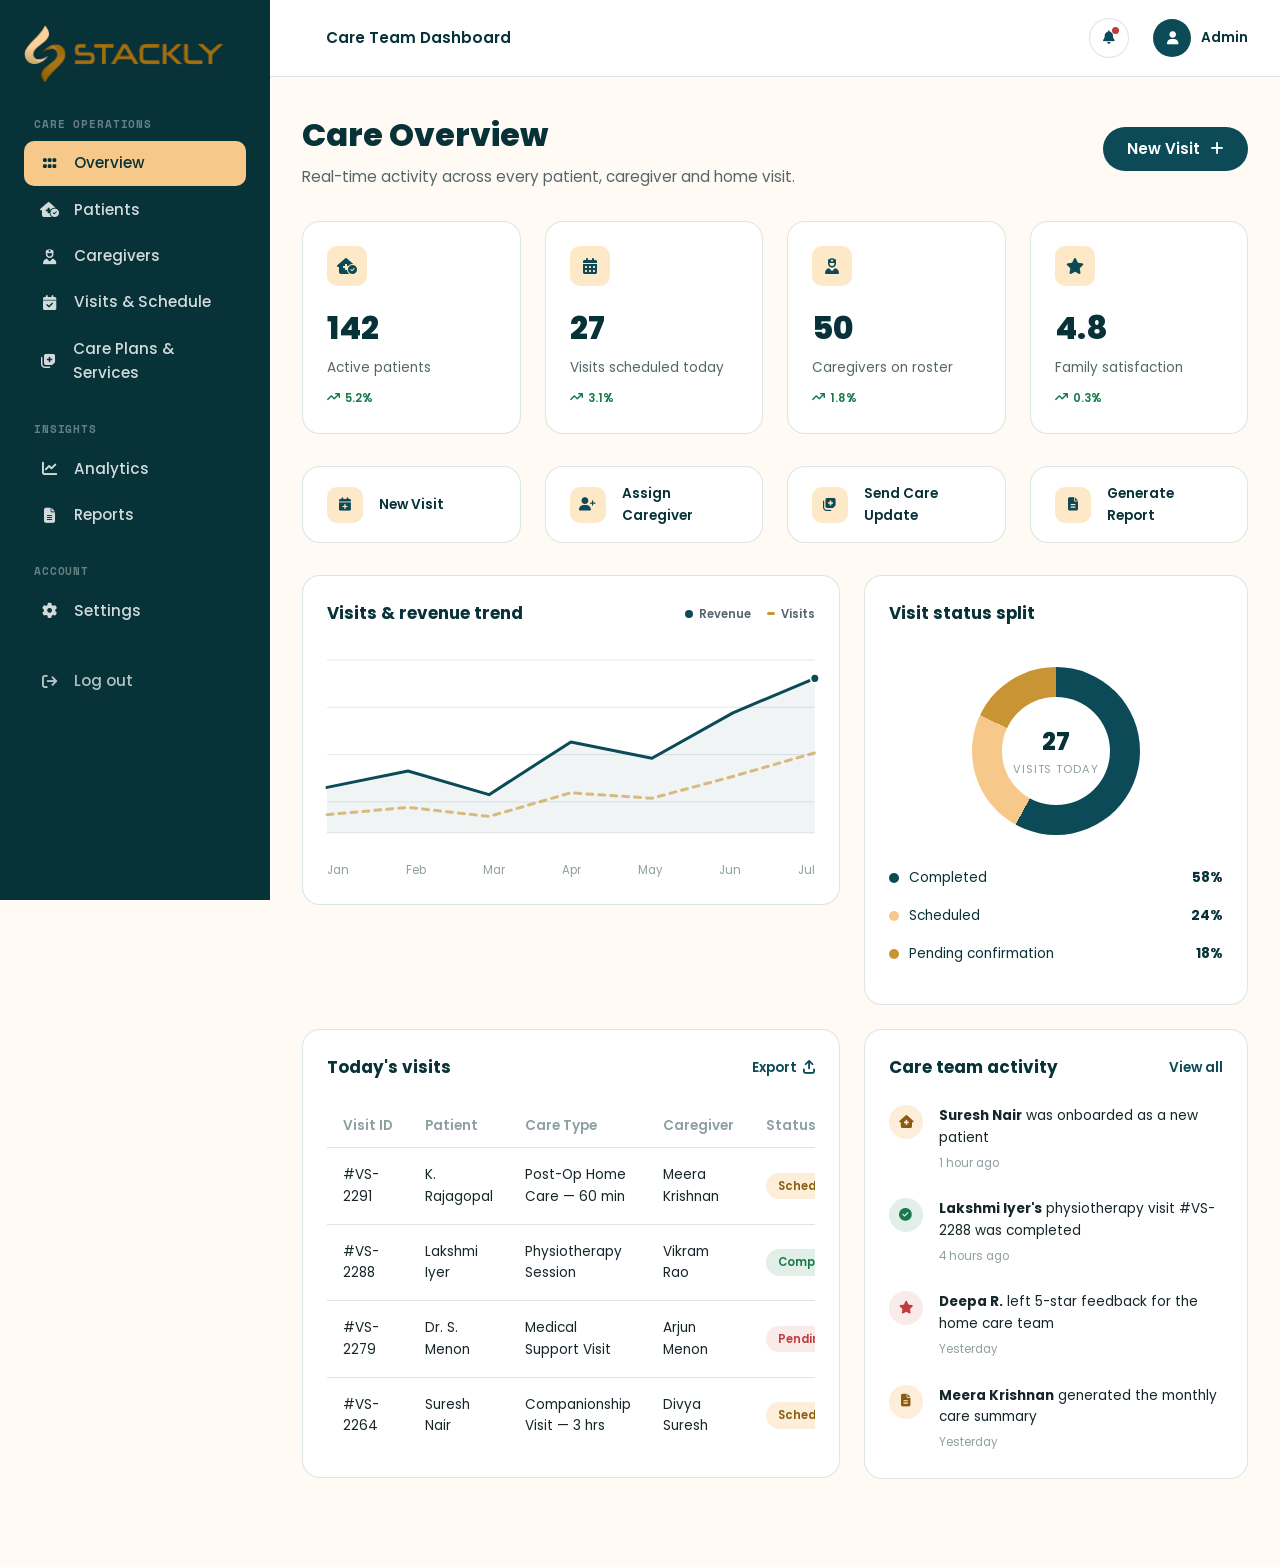
<file: admin.html>
<!DOCTYPE html>
<html lang="en">
<head>
<meta charset="UTF-8" />
<meta name="viewport" content="width=device-width, initial-scale=1.0" />
<link rel="stylesheet" href="https://cdnjs.cloudflare.com/ajax/libs/font-awesome/6.7.2/css/all.min.css" />
<link href="https://fonts.googleapis.com/css2?family=Poppins:wght@400;500;600;700;800&family=Space+Mono:wght@400;700&display=swap" rel="stylesheet" />
<title>Care Team Dashboard — Stackly Home Health Care</title>
<style>
/* =========================================================
   STACKLY HOME HEALTH CARE — ADMIN / CARE TEAM DASHBOARD
   (shares design tokens with the marketing site: deep teal + warm gold)
========================================================= */
:root{
  --primary:#0B4A56;
  --primary-dark:#073238;
  --secondary:#F6C98A;
  --secondary-soft:#FDE9C8;
  --cream:#FFFBF4;
  --ink:#16262A;
  --ink-soft:#55666A;
  --ink-faint:#8FA0A2;
  --line:rgba(11,74,86,0.14);
  --white:#ffffff;

  --bg-body:var(--cream);
  --bg-section:var(--secondary-soft);

  --shadow-sm:0 6px 18px rgba(7,50,56,0.08);
  --shadow-md:0 16px 36px rgba(7,50,56,0.12);
  --shadow-lg:0 28px 60px rgba(7,50,56,0.20);

  --radius-sm:10px;
  --radius-md:18px;
  --radius-full:999px;

  --space-xs:6px; --space-sm:10px; --space-md:16px; --space-lg:24px;
  --space-xl:32px; --space-2xl:48px; --space-3xl:64px;

  --fs-xs:0.85rem; --fs-sm:0.95rem; --fs-md:1.05rem; --fs-lg:1.5rem; --fs-xl:2rem;
  --fw-medium:500; --fw-semibold:600; --fw-bold:700; --fw-extrabold:800;
  --tracking-wide:0.08em;
  --lh-body:1.6;

  --f-display:'Poppins', sans-serif;
  --f-body:'Poppins', sans-serif;
  --f-mono:'Space Mono', monospace;

  --transition:all 0.25s ease;
}

*{ box-sizing:border-box; margin:0; padding:0; }
html{ scroll-behavior:smooth; }
body{ font-family:var(--f-body); color:var(--ink); line-height:var(--lh-body); -webkit-font-smoothing:antialiased; background:var(--bg-body); }
img{ max-width:100%; display:block; }
a{ text-decoration:none; color:inherit; }
ul{ list-style:none; }
button{ font-family:inherit; cursor:pointer; border:none; background:none; }
input, select, textarea{ font-family:inherit; }

::-webkit-scrollbar{ width:8px; height:8px; }
::-webkit-scrollbar-thumb{ background:rgba(246,201,138,0.55); border-radius:8px; }
::-webkit-scrollbar-track{ background:transparent; }

/* ========== LOGO ========== */
.logo{ display:flex; align-items:center; gap:.6em; font-family:var(--f-display); font-weight:var(--fw-bold); font-size:1.15rem; color:var(--white);width: 200px; height: 60px; }
.logo img{
    width: 100%;
    height: 60px;
    object-fit: cover;
}
.logo-mark{
    width:38px; height:38px; border-radius:12px; flex-shrink:0;
    background:linear-gradient(150deg, var(--secondary), #eab863);
    display:flex; align-items:center; justify-content:center; color:var(--primary-dark); font-size:1rem;
}
.logo-text{ display:flex; flex-direction:column; line-height:1.15; }
.logo-text span{ font-family:var(--f-mono); font-size:0.6rem; letter-spacing:0.14em; text-transform:uppercase; color:var(--secondary); font-weight:700; }

/* ========== SHELL ========== */
.dash-shell{ display:flex; min-height:100vh; }

/* ========== SIDEBAR ========== */
.sidebar{
    width:270px; height:100vh; flex-shrink:0; background:var(--primary-dark);
    position:sticky; top:0; display:flex; flex-direction:column;
    padding:var(--space-lg) var(--space-lg) var(--space-xl); z-index:200; transition:var(--transition);
}
.sidebar-top{ display:flex; align-items:center; justify-content:space-between; margin-bottom:var(--space-xl); }
.sidebar-close{ display:none; background:none; border:none; color:var(--white); font-size:var(--fs-lg); cursor:pointer; }

.sidebar-user{ display:none; align-items:center; gap:var(--space-md); padding:var(--space-md); background:rgba(255,255,255,.06); border-radius:var(--radius-md); margin-bottom:var(--space-xl); }
.sidebar-avatar{ width:42px; height:42px; border-radius:var(--radius-full); background:var(--secondary); color:var(--primary-dark); display:flex; align-items:center; justify-content:center; font-family:var(--f-display); font-weight:var(--fw-bold); font-size:var(--fs-sm); flex-shrink:0; }
.sidebar-user-name{ color:var(--white); font-weight:var(--fw-semibold); font-size:var(--fs-sm); }
.sidebar-user-email{ color:rgba(255,255,255,.55); font-size:.78rem; overflow:hidden; text-overflow:ellipsis; white-space:nowrap; }

.sidebar-nav{ display:flex; flex-direction:column; gap:2px; overflow-y:auto; }
.nav-label{ color:rgba(255,255,255,.38); font-family:var(--f-mono); font-size:.68rem; font-weight:700; text-transform:uppercase; letter-spacing:var(--tracking-wide); margin:var(--space-lg) 0 var(--space-xs) var(--space-sm); }
.nav-label:first-child{ margin-top:0; }

.nav-link{ display:flex; align-items:center; gap:var(--space-md); color:rgba(255,255,255,.82); font-weight:var(--fw-medium); font-size:var(--fs-sm); padding:var(--space-sm) var(--space-md); border-radius:var(--radius-sm); position:relative; transition:var(--transition); }
.nav-link i{ width:18px; text-align:center; font-size:.95rem; }
.nav-link:hover{ background:rgba(255,255,255,.08); color:var(--white); }
.nav-link.active{ background:var(--secondary); color:var(--primary-dark); }
.nav-link-danger{ margin-top:var(--space-lg); color:rgba(255,255,255,.7); }
.nav-link-danger:hover{ background:rgba(198,57,46,.18); color:#ffb3ab; }

.sidebar-overlay{ display:none; position:fixed; inset:0; background:rgba(7,50,56,.55); z-index:190; }

/* ========== MAIN ========== */
.dash-main{ flex:1; min-width:0; display:flex; flex-direction:column; }

.topbar{ position:sticky; top:0; z-index:100; background:var(--white); border-bottom:1px solid var(--line); display:flex; align-items:center; gap:var(--space-lg); padding:var(--space-md) var(--space-xl); }
.menu-toggle{ display:none; background:none; border:none; color:var(--primary); font-size:var(--fs-lg); cursor:pointer; }
.topbar-search{ flex:1; display:flex; align-items:center; gap:var(--space-sm); padding:var(--space-sm) var(--space-lg); color:var(--primary-dark); font-family:var(--f-display); font-weight:var(--fw-semibold); font-size:var(--fs-sm); }
.topbar-actions{ margin-left:auto; display:flex; align-items:center; gap:var(--space-lg); }

.icon-btn{ display:flex; position:relative; width:40px; height:40px; border-radius:var(--radius-full); border:1px solid var(--line); background:var(--white); color:var(--primary); cursor:pointer; align-items:center; justify-content:center; transition:var(--transition); }
.icon-btn:hover{ background:var(--bg-section); }
.notif-dot{ position:absolute; top:8px; right:9px; width:7px; height:7px; border-radius:50%; background:#c23c3c; }

.topbar-user{ display:flex; align-items:center; gap:var(--space-sm); cursor:pointer; }
.topbar-avatar{ width:38px; height:38px; border-radius:var(--radius-full); background:var(--primary); color:var(--white); display:flex; align-items:center; justify-content:center; font-family:var(--f-display); font-weight:var(--fw-bold); font-size:.82rem; }
.topbar-user-name{ font-weight:var(--fw-semibold); font-size:var(--fs-xs); color:var(--primary-dark); }
.topbar-user-email{ font-size:.74rem; color:var(--ink-faint); }
.topbar-user>i{ display:none; color:var(--ink-faint); font-size:.75rem; }

/* ========== SECTIONS ========== */
.dash-section{ display:none; padding:var(--space-xl) var(--space-xl) var(--space-3xl); animation:fadeSlideIn .4s ease; }
.dash-section.active{ display:block; }
@keyframes fadeSlideIn{ from{ opacity:0; transform:translateY(12px); } to{ opacity:1; transform:translateY(0); } }

.section-head{ display:flex; align-items:center; justify-content:space-between; gap:var(--space-lg); flex-wrap:wrap; margin-bottom:var(--space-xl); }
.section-head h1{ font-family:var(--f-display); font-size:var(--fs-xl); color:var(--primary-dark); font-weight:var(--fw-extrabold); }
.section-sub{ color:var(--ink-soft); font-size:var(--fs-sm); margin-top:4px; }

.btn-primary{ display:inline-flex; align-items:center; gap:var(--space-sm); background:var(--primary); color:var(--white); font-weight:var(--fw-semibold); font-size:var(--fs-sm); padding:var(--space-sm) var(--space-lg); border-radius:var(--radius-full); border:none; cursor:pointer; transition:var(--transition); }
.btn-primary:hover{ background:var(--primary-dark); transform:translateY(-2px); box-shadow:var(--shadow-sm); }
.btn-ghost{ display:inline-flex; align-items:center; gap:var(--space-sm); background:var(--white); color:var(--primary); font-weight:var(--fw-semibold); font-size:var(--fs-sm); padding:var(--space-sm) var(--space-lg); border-radius:var(--radius-full); border:1px solid var(--line); cursor:pointer; transition:var(--transition); }
.btn-ghost:hover{ border-color:var(--secondary); color:var(--primary-dark); background:var(--secondary-soft); }

/* ========== KPI CARDS ========== */
.kpi-grid{ display:grid; grid-template-columns:repeat(4, 1fr); gap:var(--space-lg); margin-bottom:var(--space-xl); }
.kpi-grid-3{ grid-template-columns:repeat(3, 1fr); }
.kpi-card{ background:var(--white); border:1px solid var(--line); border-radius:var(--radius-md); padding:var(--space-lg); transition:var(--transition); animation:fadeSlideIn .5s ease backwards; }
.kpi-card:nth-child(2){ animation-delay:.05s; } .kpi-card:nth-child(3){ animation-delay:.1s; } .kpi-card:nth-child(4){ animation-delay:.15s; }
.kpi-card:hover{ box-shadow:var(--shadow-md); transform:translateY(-4px); }
.kpi-icon{ width:40px; height:40px; border-radius:var(--radius-sm); background:var(--bg-section); color:var(--primary); display:flex; align-items:center; justify-content:center; margin-bottom:var(--space-md); font-size:1rem; }
.kpi-card h3{ font-family:var(--f-display); font-size:var(--fs-xl); color:var(--primary-dark); font-weight:var(--fw-extrabold); }
.kpi-card p{ color:var(--ink-soft); font-size:var(--fs-xs); margin-top:4px; }
.kpi-trend{ display:inline-flex; align-items:center; gap:5px; margin-top:var(--space-sm); font-weight:var(--fw-semibold); font-size:.72rem; }
.kpi-trend-up{ color:#177a4c; }
.kpi-trend-down{ color:#c23c3c; }

/* ========== PANEL / TABLE ========== */
.panel{ background:var(--white); border:1px solid var(--line); border-radius:var(--radius-md); padding:var(--space-lg); min-width:0; }
.panel-head{ display:flex; align-items:center; justify-content:space-between; gap:var(--space-md); flex-wrap:wrap; margin-bottom:var(--space-lg); }
.panel-head h2{ font-family:var(--f-display); font-size:var(--fs-md); color:var(--primary-dark); font-weight:var(--fw-bold); }
.panel-head-actions{ display:flex; align-items:center; gap:var(--space-md); }
.link-read{ color:var(--primary); font-weight:var(--fw-semibold); font-size:var(--fs-xs); display:inline-flex; align-items:center; gap:6px; }
.link-read:hover{ color:var(--primary-dark); text-decoration:underline; }

.table-wrap{ overflow-x:auto; -webkit-overflow-scrolling:touch; }
table{ width:100%; border-collapse:collapse; font-size:var(--fs-xs); min-width:560px; }
thead th{ text-align:left; color:var(--ink-faint); font-weight:var(--fw-semibold); padding:var(--space-sm) var(--space-md); border-bottom:1px solid var(--line); white-space:nowrap; }
tbody td{ padding:var(--space-md); color:var(--ink); border-bottom:1px solid var(--line); }
tbody tr:last-child td{ border-bottom:none; }
tbody tr{ transition:var(--transition); }
tbody tr:hover{ background:var(--cream); }

.status{ display:inline-block; padding:4px 12px; border-radius:var(--radius-full); font-weight:var(--fw-semibold); font-size:.72rem; white-space:nowrap; }
.status-transit{ background:rgba(246,201,138,.32); color:#8a5c11; }
.status-delivered{ background:rgba(23,122,76,.12); color:#177a4c; }
.status-pending{ background:rgba(198,57,46,.1); color:#c23c3c; }

/* ========== TEAM ========== */
.team-dash-grid{ display:grid; grid-template-columns:repeat(4, 1fr); gap:var(--space-lg); }
.team-dash-card{ background:var(--white); border:1px solid var(--line); border-radius:var(--radius-md); padding:var(--space-xl) var(--space-lg); text-align:center; transition:var(--transition); }
.team-dash-card:hover{ box-shadow:var(--shadow-md); transform:translateY(-4px); }
.team-dash-avatar{ width:56px; height:56px; border-radius:var(--radius-full); background:var(--primary); color:var(--white); display:flex; align-items:center; justify-content:center; font-family:var(--f-display); font-weight:var(--fw-bold); margin:0 auto var(--space-md); }
.team-dash-card h3{ font-family:var(--f-display); color:var(--primary-dark); font-size:var(--fs-sm); font-weight:var(--fw-bold); }
.team-dash-card p{ color:var(--ink-soft); font-size:var(--fs-xs); margin:4px 0 var(--space-md); }

/* ========== BADGES ========== */
.role-badge{ display:inline-block; padding:4px 12px; border-radius:var(--radius-full); font-weight:var(--fw-semibold); font-size:.72rem; }
.role-admin{ background:rgba(246,201,138,.4); color:#7a4e0c; }
.role-customer{ background:rgba(11,74,86,.08); color:var(--ink-soft); }
.sidebar-user .role-badge{ margin-left:auto; flex-shrink:0; }

/* ========== CONTENT GRID ========== */
.content-grid{ display:grid; width:100%; grid-template-columns:1.4fr 1fr; gap:var(--space-lg); align-items:start; margin-bottom:var(--space-lg); }

/* ========== QUICK ACTIONS ========== */
.quick-actions{ display:grid; grid-template-columns:repeat(4, 1fr); gap:var(--space-lg); margin-bottom:var(--space-xl); }
.quick-action{ display:flex; align-items:center; gap:var(--space-md); background:var(--white); border:1px solid var(--line); border-radius:var(--radius-md); padding:var(--space-md) var(--space-lg); color:var(--primary-dark); font-weight:var(--fw-semibold); font-size:var(--fs-xs); transition:var(--transition); }
.quick-action:hover{ border-color:var(--secondary); box-shadow:var(--shadow-sm); transform:translateY(-3px); }
.quick-action-icon{ width:36px; height:36px; border-radius:var(--radius-sm); background:var(--bg-section); color:var(--primary); display:flex; align-items:center; justify-content:center; flex-shrink:0; }

/* ========== ACTIVITY FEED ========== */
.activity-feed{ display:flex; flex-direction:column; gap:var(--space-lg); }
.activity-item{ display:flex; gap:var(--space-md); align-items:flex-start; }
.activity-item p{ font-size:var(--fs-xs); color:var(--ink); line-height:var(--lh-body); }
.activity-time{ font-size:.72rem; color:var(--ink-faint); }
.activity-icon{ width:34px; height:34px; border-radius:50%; display:flex; align-items:center; justify-content:center; flex-shrink:0; font-size:.8rem; }
.activity-icon-transit{ background:rgba(246,201,138,.32); color:#8a5c11; }
.activity-icon-delivered{ background:rgba(23,122,76,.12); color:#177a4c; }
.activity-icon-pending{ background:rgba(198,57,46,.1); color:#c23c3c; }

/* ========== FILTER TABS ========== */
.filter-tabs{ display:flex; gap:var(--space-sm); flex-wrap:wrap; margin-bottom:var(--space-lg); overflow-x:auto; -webkit-overflow-scrolling:touch; padding-bottom:2px; }
.filter-tab{ background:var(--white); border:1px solid var(--line); color:var(--ink-soft); font-weight:var(--fw-semibold); font-size:var(--fs-xs); padding:var(--space-xs) var(--space-lg); border-radius:var(--radius-full); cursor:pointer; transition:var(--transition); white-space:nowrap; flex-shrink:0; }
.filter-tab:hover{ border-color:var(--secondary); color:var(--primary-dark); }
.filter-tab.active{ background:var(--primary); border-color:var(--primary); color:var(--white); }

/* ========== BAR CHART ========== */
.bar-chart{ display:flex; align-items:flex-end; gap:var(--space-lg); height:200px; padding-top:var(--space-lg); }
.bar-col{ flex:1; display:flex; flex-direction:column; align-items:center; height:100%; justify-content:flex-end; gap:var(--space-sm); }
.bar{ width:100%; max-width:34px; height:var(--h, 40%); background:var(--bg-section); border-radius:6px 6px 0 0; transition:var(--transition); animation:growUp .6s ease backwards; }
.bar-current{ background:var(--primary); }
.bar-col label{ font-size:.72rem; color:var(--ink-faint); }
@keyframes growUp{ from{ transform:scaleY(0); transform-origin:bottom; } to{ transform:scaleY(1); transform-origin:bottom; } }

/* ========== LEGEND ========== */
.legend-list{ display:flex; flex-direction:column; gap:var(--space-md); margin-bottom:var(--space-lg); font-size:var(--fs-xs); color:var(--primary-dark); }
.legend-list li{ display:flex; align-items:center; gap:var(--space-sm); }
.legend-list li strong{ margin-left:auto; }
.legend-dot{ width:10px; height:10px; border-radius:50%; background:var(--c); flex-shrink:0; }
.legend-bar{ display:flex; height:10px; border-radius:var(--radius-full); overflow:hidden; }
.legend-bar span{ width:var(--w); background:var(--c); }

/* ========== OVERVIEW CHARTS (line + donut) ========== */
.chart-legend-inline{ display:inline-flex; align-items:center; gap:6px; font-weight:var(--fw-semibold); font-size:.72rem; color:var(--ink-soft); }
.dot-swatch{ width:8px; height:8px; border-radius:50%; background:var(--c); flex-shrink:0; }
.dot-swatch-line{ border-radius:2px; height:3px; }

.line-chart-wrap{ width:100%; }
.line-chart{ width:100%; height:200px; display:block; overflow:visible; }
.line-chart-grid line{ stroke:var(--line); stroke-width:1; }
.line-chart-area{ fill:rgba(11,74,86,.06); stroke:none; }
.line-chart-path{ fill:none; stroke-width:3; stroke-linecap:round; stroke-linejoin:round; vector-effect:non-scaling-stroke; }
.line-chart-path-revenue{ stroke:var(--primary); }
.line-chart-path-orders{ stroke:#c99433; stroke-dasharray:6 6; opacity:.6; }
.line-chart-dots circle{ fill:var(--primary); stroke:var(--white); stroke-width:2; }
.line-chart-labels{ display:flex; justify-content:space-between; margin-top:var(--space-sm); font-size:.72rem; color:var(--ink-faint); }

.donut-wrap{ display:flex; align-items:center; gap:var(--space-xl); flex-wrap:wrap; justify-content:center; padding:var(--space-md) 0; }
.donut-chart{
    --p1:58; --p2:24; --p3:18;
    position:relative; width:168px; height:168px; border-radius:50%; flex-shrink:0;
    background:conic-gradient(
        var(--primary) 0% calc(var(--p1) * 1%),
        var(--secondary) calc(var(--p1) * 1%) calc((var(--p1) + var(--p2)) * 1%),
        #c99433 calc((var(--p1) + var(--p2)) * 1%) 100%
    );
    display:flex; align-items:center; justify-content:center; animation:donutIn .7s ease backwards;
}
@keyframes donutIn{ from{ opacity:0; transform:scale(.85) rotate(-30deg); } to{ opacity:1; transform:scale(1) rotate(0); } }
.donut-center{ width:108px; height:108px; border-radius:50%; background:var(--white); display:flex; flex-direction:column; align-items:center; justify-content:center; text-align:center; }
.donut-center strong{ font-family:var(--f-display); font-size:var(--fs-lg); color:var(--primary-dark); font-weight:var(--fw-extrabold); }
.donut-center span{ font-size:.7rem; color:var(--ink-faint); text-transform:uppercase; letter-spacing:var(--tracking-wide); }
.donut-legend{ margin-bottom:0; min-width:140px; flex:1; }

/* ========== SETTINGS FORM ========== */
.form-grid{ display:grid; grid-template-columns:1fr 1fr; gap:var(--space-lg); margin-bottom:var(--space-xl); }
.settings-form .field{ display:flex; flex-direction:column; gap:var(--space-xs); }
.settings-form label{ font-weight:var(--fw-semibold); font-size:var(--fs-xs); color:var(--primary-dark); }
.settings-form input{ padding:var(--space-sm) var(--space-md); border:1px solid var(--line); border-radius:var(--radius-sm); background:var(--cream); font-size:var(--fs-sm); color:var(--primary-dark); width:100%; }
.settings-form input:focus{ outline:2px solid var(--secondary); background:var(--white); }
.settings-form input:disabled{ color:var(--ink-faint); cursor:not-allowed; }

.toggle-row{ display:flex; align-items:center; justify-content:space-between; gap:var(--space-lg); padding:var(--space-md) 0; border-bottom:1px solid var(--line); }
.toggle-row:last-child{ border-bottom:none; }
.toggle-title{ font-weight:var(--fw-semibold); font-size:var(--fs-xs); color:var(--primary-dark); }
.toggle-sub{ font-size:.74rem; color:var(--ink-faint); margin-top:2px; }

.switch{ position:relative; display:inline-block; width:42px; height:24px; flex-shrink:0; }
.switch input{ opacity:0; width:0; height:0; }
.slider{ position:absolute; inset:0; background:var(--line); border-radius:var(--radius-full); cursor:pointer; transition:var(--transition); }
.slider::before{ content:""; position:absolute; width:18px; height:18px; left:3px; top:3px; background:var(--white); border-radius:50%; transition:var(--transition); }
.switch input:checked + .slider{ background:var(--primary); }
.switch input:checked + .slider::before{ transform:translateX(18px); }

/* ========== RESPONSIVE ========== */
@media (max-width:1200px){ .sidebar{ width:232px; } }
@media (max-width:1024px){
    .kpi-grid{ grid-template-columns:repeat(2, 1fr); }
    .team-dash-grid{ grid-template-columns:repeat(2, 1fr); }
    .content-grid{ grid-template-columns:1fr; }
    .quick-actions{ grid-template-columns:repeat(2, 1fr); }
    .kpi-grid-3{ grid-template-columns:1fr 1fr; }
    .form-grid{ grid-template-columns:1fr; }
    .donut-wrap{ justify-content:flex-start; }
}
@media (max-width:900px){
    .sidebar{ position:fixed; left:0; top:0; height:100vh; width:min(280px, 82vw); transform:translateX(-100%); box-shadow:var(--shadow-lg); }
    .sidebar.open{ transform:translateX(0); }
    .sidebar-close{ display:block; }
    .sidebar-overlay.show{ display:block; }
    .menu-toggle{ display:flex; align-items:center; justify-content:center; }
    .topbar-search{ display:none; }
    .topbar{ gap:var(--space-md); }
        .logo{ display:flex; align-items:center; gap:.6em; font-family:var(--f-display); font-weight:var(--fw-bold); font-size:1.15rem; color:var(--white);width: 150px; height: 60px; }
}
@media (max-width:640px){
    .kpi-grid{ grid-template-columns:1fr 1fr; gap:var(--space-md); }
    .kpi-card{ padding:var(--space-md); }
    .kpi-card h3{ font-size:var(--fs-lg); }
    .team-dash-grid{ grid-template-columns:1fr; }
    .kpi-grid-3{ grid-template-columns:1fr; }
    .section-head{ flex-direction:column; align-items:flex-start; }
    .section-head .btn-primary{ width:100%; justify-content:center; }
    .topbar{ padding:var(--space-md); }
    .dash-section{ padding:var(--space-lg) var(--space-md) var(--space-2xl); }
    .quick-actions{ grid-template-columns:1fr 1fr; gap:var(--space-sm); }
    .quick-action{ padding:var(--space-sm) var(--space-md); font-size:.72rem; }
    .quick-action-icon{ width:30px; height:30px; }
    .panel{ padding:var(--space-md); }
    .panel-head{ margin-bottom:var(--space-md); }
    .bar-chart{ height:160px; gap:var(--space-sm); }
    .line-chart{ height:160px; }
    .donut-wrap{ flex-direction:column; align-items:center; text-align:center; gap:var(--space-lg); }
    .donut-chart{ width:140px; height:140px; }
    .donut-center{ width:92px; height:92px; }
    .donut-legend{ width:100%; }
    .topbar-user-text{ font-size:.5rem; }
    .topbar-user>i{ display:none; }
    .icon-btn{ width:36px; height:36px; }
}
@media (max-width:400px){
    .kpi-grid{ grid-template-columns:1fr; }
    .quick-actions{ grid-template-columns:1fr; }
    .panel-head{ flex-direction:column; align-items:flex-start; gap:var(--space-sm); }
    .panel-head-actions{ gap:var(--space-sm); }
}
@media (prefers-reduced-motion: reduce){
    *{ animation-duration:0.001ms !important; animation-iteration-count:1 !important; transition-duration:0.001ms !important; }
}
</style>
</head>
<body class="dashboard-body">

<div class="dash-shell">

    <!-- ============ SIDEBAR ============ -->
    <aside class="sidebar" id="sidebar">
        <div class="sidebar-top">
     <a href="index.html" class="logo">
              <img src="./src/logo/Untitled design.webp" alt="">
            </a>
            <button class="sidebar-close" id="sidebarClose" aria-label="Close menu"><i class="fa-solid fa-xmark"></i></button>
        </div>

        <div class="sidebar-user">
            <div class="sidebar-avatar">HK</div>
            <div>
                <p class="sidebar-user-name">Hari Krishnan</p>
                <p class="sidebar-user-email">hari@care.stackly.example</p>
            </div>
        </div>

        <nav class="sidebar-nav">
            <p class="nav-label">Care Operations</p>
            <a href="#overview" class="nav-link active" data-section="overview">
                <i class="fa-solid fa-grip"></i> Overview
            </a>
            <a href="#patients" class="nav-link" data-section="patients">
                <i class="fa-solid fa-house-medical-circle-check"></i> Patients
            </a>
            <a href="#caregivers" class="nav-link" data-section="caregivers">
                <i class="fa-solid fa-user-nurse"></i> Caregivers
            </a>
            <a href="#visits" class="nav-link" data-section="visits">
                <i class="fa-solid fa-calendar-check"></i> Visits &amp; Schedule
            </a>
            <a href="#careplans" class="nav-link" data-section="careplans">
                <i class="fa-solid fa-notes-medical"></i> Care Plans &amp; Services
            </a>

            <p class="nav-label">Insights</p>
            <a href="#analytics" class="nav-link" data-section="analytics">
                <i class="fa-solid fa-chart-line"></i> Analytics
            </a>
            <a href="#reports" class="nav-link" data-section="reports">
                <i class="fa-solid fa-file-lines"></i> Reports
            </a>

            <p class="nav-label">Account</p>
            <a href="#settings" class="nav-link" data-section="settings">
                <i class="fa-solid fa-gear"></i> Settings
            </a>
            <a href="./login.html" class="nav-link nav-link-danger">
                <i class="fa-solid fa-arrow-right-from-bracket"></i> Log out
            </a>
        </nav>
    </aside>

    <div class="sidebar-overlay" id="sidebarOverlay"></div>

    <!-- ============ MAIN ============ -->
    <div class="dash-main">

        <header class="topbar">
            <button class="menu-toggle" id="menuToggle" aria-label="Open menu">
                <i class="fa-solid fa-bars"></i>
            </button>

            <div class="topbar-search">Care Team Dashboard</div>

            <div class="topbar-actions">
                <button class="icon-btn" id="notifBtn" aria-label="Notifications">
                    <i class="fa-solid fa-bell"></i>
                    <span class="notif-dot"></span>
                </button>
                <div class="topbar-user">
                    <div class="topbar-avatar"><i class="fa-solid fa-user"></i></div>
                    <div class="topbar-user-text">
                        <p class="topbar-user-name">Admin</p>
                        <p class="topbar-user-email"><span id="dashboardEmail"></span></p>
                    </div>
                    <i class="fa-solid fa-chevron-down"></i>
                </div>
            </div>
        </header>

        <!-- ============ OVERVIEW ============ -->
        <section class="dash-section active" id="overview">
            <div class="section-head">
                <div>
                    <h1>Care Overview</h1>
                    <p class="section-sub">Real-time activity across every patient, caregiver and home visit.</p>
                </div>
                <a href="./404.html" class="btn-primary">New Visit <i class="fa-solid fa-plus"></i></a>
            </div>

            <div class="kpi-grid">
                <div class="kpi-card">
                    <span class="kpi-icon"><i class="fa-solid fa-house-medical-circle-check"></i></span>
                    <h3>142</h3>
                    <p>Active patients</p>
                    <span class="kpi-trend kpi-trend-up"><i class="fa-solid fa-arrow-trend-up"></i> 5.2%</span>
                </div>
                <div class="kpi-card">
                    <span class="kpi-icon"><i class="fa-solid fa-calendar-days"></i></span>
                    <h3>27</h3>
                    <p>Visits scheduled today</p>
                    <span class="kpi-trend kpi-trend-up"><i class="fa-solid fa-arrow-trend-up"></i> 3.1%</span>
                </div>
                <div class="kpi-card">
                    <span class="kpi-icon"><i class="fa-solid fa-user-nurse"></i></span>
                    <h3>50</h3>
                    <p>Caregivers on roster</p>
                    <span class="kpi-trend kpi-trend-up"><i class="fa-solid fa-arrow-trend-up"></i> 1.8%</span>
                </div>
                <div class="kpi-card">
                    <span class="kpi-icon"><i class="fa-solid fa-star"></i></span>
                    <h3>4.8</h3>
                    <p>Family satisfaction</p>
                    <span class="kpi-trend kpi-trend-up"><i class="fa-solid fa-arrow-trend-up"></i> 0.3%</span>
                </div>
            </div>

            <div class="quick-actions">
                <a href="./404.html" class="quick-action">
                    <span class="quick-action-icon"><i class="fa-solid fa-calendar-plus"></i></span>
                    New Visit
                </a>
                <a href="./404.html" class="quick-action">
                    <span class="quick-action-icon"><i class="fa-solid fa-user-plus"></i></span>
                    Assign Caregiver
                </a>
                <a href="./404.html" class="quick-action">
                    <span class="quick-action-icon"><i class="fa-solid fa-notes-medical"></i></span>
                    Send Care Update
                </a>
                <a href="./404.html" class="quick-action">
                    <span class="quick-action-icon"><i class="fa-solid fa-file-lines"></i></span>
                    Generate Report
                </a>
            </div>

            <!-- ===== Overview charts row ===== -->
            <div class="content-grid overview-charts">
                <div class="panel">
                    <div class="panel-head">
                        <h2>Visits &amp; revenue trend</h2>
                        <div class="panel-head-actions">
                            <span class="chart-legend-inline"><span class="dot-swatch" style="--c:var(--primary)"></span>Revenue</span>
                            <span class="chart-legend-inline"><span class="dot-swatch dot-swatch-line" style="--c:#c99433"></span>Visits</span>
                        </div>
                    </div>
                    <div class="line-chart-wrap">
                        <svg class="line-chart" viewBox="0 0 560 220" preserveAspectRatio="none" role="img" aria-label="Home visit revenue and visit count trend over the last 7 months">
                            <g class="line-chart-grid">
                                <line x1="0" y1="10" x2="560" y2="10"></line>
                                <line x1="0" y1="62" x2="560" y2="62"></line>
                                <line x1="0" y1="114" x2="560" y2="114"></line>
                                <line x1="0" y1="166" x2="560" y2="166"></line>
                                <line x1="0" y1="200" x2="560" y2="200"></line>
                            </g>
                            <polygon class="line-chart-area" points="0,150 93,132 186,158 280,100 373,118 466,68 560,30 560,200 0,200"></polygon>
                            <polyline class="line-chart-path line-chart-path-revenue" points="0,150 93,132 186,158 280,100 373,118 466,68 560,30"></polyline>
                            <polyline class="line-chart-path line-chart-path-orders" points="0,180 93,172 186,182 280,156 373,162 466,138 560,112"></polyline>
                            <g class="line-chart-dots"><circle cx="560" cy="30" r="5"></circle></g>
                        </svg>
                        <div class="line-chart-labels">
                            <span>Jan</span><span>Feb</span><span>Mar</span><span>Apr</span><span>May</span><span>Jun</span><span>Jul</span>
                        </div>
                    </div>
                </div>

                <div class="panel">
                    <div class="panel-head"><h2>Visit status split</h2></div>
                    <div class="donut-wrap">
                        <div class="donut-chart" style="--p1:58; --p2:24; --p3:18;">
                            <div class="donut-center"><strong>27</strong><span>visits today</span></div>
                        </div>
                        <ul class="legend-list donut-legend">
                            <li><span class="legend-dot" style="--c:var(--primary)"></span> Completed <strong>58%</strong></li>
                            <li><span class="legend-dot" style="--c:var(--secondary)"></span> Scheduled <strong>24%</strong></li>
                            <li><span class="legend-dot" style="--c:#c99433"></span> Pending confirmation <strong>18%</strong></li>
                        </ul>
                    </div>
                </div>
            </div>

            <div class="content-grid">
                <div class="panel">
                    <div class="panel-head">
                        <h2>Today's visits</h2>
                        <a href="./404.html" class="link-read">Export <i class="fa-solid fa-arrow-up-from-bracket"></i></a>
                    </div>
                    <div class="table-wrap">
                        <table>
                            <thead>
                                <tr><th>Visit ID</th><th>Patient</th><th>Care Type</th><th>Caregiver</th><th>Status</th><th></th></tr>
                            </thead>
                            <tbody>
                                <tr>
                                    <td>#VS-2291</td><td>K. Rajagopal</td><td>Post-Op Home Care — 60 min</td><td>Meera Krishnan</td>
                                    <td><span class="status status-transit">Scheduled</span></td>
                                    <td><a href="./404.html" class="link-read">View</a></td>
                                </tr>
                                <tr>
                                    <td>#VS-2288</td><td>Lakshmi Iyer</td><td>Physiotherapy Session</td><td>Vikram Rao</td>
                                    <td><span class="status status-delivered">Completed</span></td>
                                    <td><a href="./404.html" class="link-read">View</a></td>
                                </tr>
                                <tr>
                                    <td>#VS-2279</td><td>Dr. S. Menon</td><td>Medical Support Visit</td><td>Arjun Menon</td>
                                    <td><span class="status status-pending">Pending Confirmation</span></td>
                                    <td><a href="./404.html" class="link-read">View</a></td>
                                </tr>
                                <tr>
                                    <td>#VS-2264</td><td>Suresh Nair</td><td>Companionship Visit — 3 hrs</td><td>Divya Suresh</td>
                                    <td><span class="status status-transit">Scheduled</span></td>
                                    <td><a href="./404.html" class="link-read">View</a></td>
                                </tr>
                            </tbody>
                        </table>
                    </div>
                </div>

                <div class="panel">
                    <div class="panel-head">
                        <h2>Care team activity</h2>
                        <a href="./404.html" class="link-read">View all</a>
                    </div>
                    <ul class="activity-feed">
                        <li class="activity-item">
                            <span class="activity-icon activity-icon-transit"><i class="fa-solid fa-house-medical"></i></span>
                            <div><p><strong>Suresh Nair</strong> was onboarded as a new patient</p><span class="activity-time">1 hour ago</span></div>
                        </li>
                        <li class="activity-item">
                            <span class="activity-icon activity-icon-delivered"><i class="fa-solid fa-circle-check"></i></span>
                            <div><p><strong>Lakshmi Iyer's</strong> physiotherapy visit #VS-2288 was completed</p><span class="activity-time">4 hours ago</span></div>
                        </li>
                        <li class="activity-item">
                            <span class="activity-icon activity-icon-pending"><i class="fa-solid fa-star"></i></span>
                            <div><p><strong>Deepa R.</strong> left 5-star feedback for the home care team</p><span class="activity-time">Yesterday</span></div>
                        </li>
                        <li class="activity-item">
                            <span class="activity-icon activity-icon-transit"><i class="fa-solid fa-file-lines"></i></span>
                            <div><p><strong>Meera Krishnan</strong> generated the monthly care summary</p><span class="activity-time">Yesterday</span></div>
                        </li>
                    </ul>
                </div>
            </div>
        </section>

        <!-- ============ PATIENTS ============ -->
        <section class="dash-section" id="patients">
            <div class="section-head">
                <div>
                    <h1>Patients</h1>
                    <p class="section-sub">Everyone currently receiving home health care from Stackly.</p>
                </div>
                <a href="./404.html" class="btn-primary">Add Patient <i class="fa-solid fa-plus"></i></a>
            </div>

            <div class="kpi-grid kpi-grid-3">
                <div class="kpi-card"><span class="kpi-icon"><i class="fa-solid fa-house-medical-circle-check"></i></span><h3>142</h3><p>Active patients</p></div>
                <div class="kpi-card"><span class="kpi-icon"><i class="fa-solid fa-user-check"></i></span><h3>118</h3><p>On a standing care plan</p></div>
                <div class="kpi-card"><span class="kpi-icon"><i class="fa-solid fa-user-clock"></i></span><h3>9</h3><p>New this month</p></div>
            </div>

            <div class="filter-tabs">
                <button class="filter-tab active">All</button>
                <button class="filter-tab">Active Care</button>
                <button class="filter-tab">New This Month</button>
                <button class="filter-tab">Needs Review</button>
            </div>

            <div class="panel">
                <div class="table-wrap">
                    <table>
                        <thead><tr><th>Name</th><th>Contact</th><th>Care Plan</th><th>Status</th><th></th></tr></thead>
                        <tbody>
                            <tr>
                                <td>K. Rajagopal</td><td>rajagopal@family.stackly.example</td>
                                <td><span class="role-badge role-admin">Post-Op Home Care</span></td>
                                <td><span class="status status-delivered">Active</span></td>
                                <td><a href="./404.html" class="link-read">Manage</a></td>
                            </tr>
                            <tr>
                                <td>Lakshmi Iyer</td><td>lakshmi@family.stackly.example</td>
                                <td><span class="role-badge role-customer">Physiotherapy Plan</span></td>
                                <td><span class="status status-delivered">Active</span></td>
                                <td><a href="./404.html" class="link-read">Manage</a></td>
                            </tr>
                            <tr>
                                <td>Dr. S. Menon</td><td>menon@family.stackly.example</td>
                                <td><span class="role-badge role-customer">Medical Support</span></td>
                                <td><span class="status status-pending">Needs Review</span></td>
                                <td><a href="./404.html" class="link-read">Manage</a></td>
                            </tr>
                            <tr>
                                <td>Suresh Nair</td><td>suresh@family.stackly.example</td>
                                <td><span class="role-badge role-customer">Companionship</span></td>
                                <td><span class="status status-delivered">Active</span></td>
                                <td><a href="./404.html" class="link-read">Manage</a></td>
                            </tr>
                        </tbody>
                    </table>
                </div>
            </div>
        </section>

        <!-- ============ CAREGIVERS ============ -->
        <section class="dash-section" id="caregivers">
            <div class="section-head">
                <div>
                    <h1>Caregivers</h1>
                    <p class="section-sub">Manage caregiver roles, specialities and shift assignments.</p>
                </div>
                <a href="./404.html" class="btn-primary">Add Caregiver <i class="fa-solid fa-plus"></i></a>
            </div>

            <div class="kpi-grid kpi-grid-3">
                <div class="kpi-card"><span class="kpi-icon"><i class="fa-solid fa-user-nurse"></i></span><h3>50</h3><p>Total caregivers</p></div>
                <div class="kpi-card"><span class="kpi-icon"><i class="fa-solid fa-sitemap"></i></span><h3>5</h3><p>Care specialities</p></div>
                <div class="kpi-card"><span class="kpi-icon"><i class="fa-solid fa-user-clock"></i></span><h3>4</h3><p>Open shifts</p></div>
            </div>

            <div class="filter-tabs">
                <button class="filter-tab active">All</button>
                <button class="filter-tab">Nursing</button>
                <button class="filter-tab">Physiotherapy</button>
                <button class="filter-tab">Companionship</button>
            </div>

            <div class="team-dash-grid">
                <div class="team-dash-card"><div class="team-dash-avatar">AM</div><h3>Arjun Menon</h3><p>Geriatric Physician</p><a href="./404.html" class="link-read">View profile</a></div>
                <div class="team-dash-card"><div class="team-dash-avatar">MK</div><h3>Meera Krishnan</h3><p>Head Home Care Nurse</p><a href="./404.html" class="link-read">View profile</a></div>
                <div class="team-dash-card"><div class="team-dash-avatar">VR</div><h3>Vikram Rao</h3><p>Home Physiotherapist</p><a href="./404.html" class="link-read">View profile</a></div>
                <div class="team-dash-card"><div class="team-dash-avatar">DS</div><h3>Divya Suresh</h3><p>Home Care Coordinator</p><a href="./404.html" class="link-read">View profile</a></div>
                <div class="team-dash-card"><div class="team-dash-avatar">RN</div><h3>Ravi Nambiar</h3><p>Occupational Therapist</p><a href="./404.html" class="link-read">View profile</a></div>
                <div class="team-dash-card"><div class="team-dash-avatar">SK</div><h3>Sangeetha Kumar</h3><p>Personal Care Aide</p><a href="./404.html" class="link-read">View profile</a></div>
            </div>
        </section>

        <!-- ============ VISITS & SCHEDULE ============ -->
        <section class="dash-section" id="visits">
            <div class="section-head">
                <div>
                    <h1>Visits &amp; Schedule</h1>
                    <p class="section-sub">All home visits, appointments and check-ins across active patients.</p>
                </div>
                <a href="./404.html" class="btn-primary">New Visit <i class="fa-solid fa-plus"></i></a>
            </div>

            <div class="kpi-grid kpi-grid-3">
                <div class="kpi-card"><span class="kpi-icon"><i class="fa-solid fa-hourglass-half"></i></span><h3>6</h3><p>Pending Confirmation</p></div>
                <div class="kpi-card"><span class="kpi-icon"><i class="fa-solid fa-calendar-check"></i></span><h3>21</h3><p>Scheduled This Week</p></div>
                <div class="kpi-card"><span class="kpi-icon"><i class="fa-solid fa-circle-check"></i></span><h3>318</h3><p>Completed Visits this year</p></div>
            </div>

            <div class="panel">
                <div class="panel-head">
                    <h2>All visits</h2>
                    <a href="./404.html" class="link-read">Filter <i class="fa-solid fa-sliders"></i></a>
                </div>
                <div class="table-wrap">
                    <table>
                        <thead><tr><th>Visit ID</th><th>Patient</th><th>Care Type</th><th>Amount</th><th>Payment</th><th>Status</th><th></th></tr></thead>
                        <tbody>
                            <tr>
                                <td>#VS-2291</td><td>K. Rajagopal</td><td>Post-Op Home Care</td><td>$180</td>
                                <td><span class="status status-delivered">Paid</span></td>
                                <td><span class="status status-transit">Scheduled</span></td>
                                <td><a href="./404.html" class="link-read">View</a></td>
                            </tr>
                            <tr>
                                <td>#VS-2288</td><td>Lakshmi Iyer</td><td>Physiotherapy Session</td><td>$120</td>
                                <td><span class="status status-delivered">Paid</span></td>
                                <td><span class="status status-delivered">Completed</span></td>
                                <td><a href="./404.html" class="link-read">View</a></td>
                            </tr>
                            <tr>
                                <td>#VS-2279</td><td>Dr. S. Menon</td><td>Medical Support Visit</td><td>$95</td>
                                <td><span class="status status-pending">Deposit Due</span></td>
                                <td><span class="status status-pending">Pending Confirmation</span></td>
                                <td><a href="./404.html" class="link-read">View</a></td>
                            </tr>
                            <tr>
                                <td>#VS-2264</td><td>Suresh Nair</td><td>Companionship Visit</td><td>$85</td>
                                <td><span class="status status-delivered">Paid</span></td>
                                <td><span class="status status-transit">Scheduled</span></td>
                                <td><a href="./404.html" class="link-read">View</a></td>
                            </tr>
                            <tr>
                                <td>#VS-2251</td><td>Kavitha P.</td><td>Memory Care Check-in</td><td>$110</td>
                                <td><span class="status status-delivered">Paid</span></td>
                                <td><span class="status status-delivered">Completed</span></td>
                                <td><a href="./404.html" class="link-read">View</a></td>
                            </tr>
                        </tbody>
                    </table>
                </div>
            </div>
        </section>

        <!-- ============ CARE PLANS & SERVICES ============ -->
        <section class="dash-section" id="careplans">
            <div class="section-head">
                <div>
                    <h1>Care Plans &amp; Services</h1>
                    <p class="section-sub">Manage Stackly's home health services and how they're performing.</p>
                </div>
                <a href="./404.html" class="btn-primary">Add Service <i class="fa-solid fa-plus"></i></a>
            </div>

            <div class="kpi-grid kpi-grid-3">
                <div class="kpi-card"><span class="kpi-icon"><i class="fa-solid fa-notes-medical"></i></span><h3>6</h3><p>Service &amp; plan types</p></div>
                <div class="kpi-card"><span class="kpi-icon"><i class="fa-solid fa-circle-check"></i></span><h3>27</h3><p>Visits scheduled today</p></div>
                <div class="kpi-card"><span class="kpi-icon"><i class="fa-solid fa-triangle-exclamation"></i></span><h3>6</h3><p>Pending confirmations</p></div>
            </div>

            <div class="panel">
                <div class="panel-head">
                    <h2>Most requested services this month</h2>
                    <a href="./404.html" class="link-read">View all</a>
                </div>
                <div class="table-wrap">
                    <table>
                        <thead><tr><th>Service</th><th>Care Team</th><th>Avg. Visit Length</th><th>Visits Completed</th><th>Revenue Generated</th><th></th></tr></thead>
                        <tbody>
                            <tr><td>Post-Op Home Care</td><td>Nursing</td><td>60 min</td><td>84</td><td>$15,120</td><td><a href="./404.html" class="link-read">Edit</a></td></tr>
                            <tr><td>Physiotherapy Session</td><td>Physiotherapy</td><td>45 min</td><td>61</td><td>$7,320</td><td><a href="./404.html" class="link-read">Edit</a></td></tr>
                            <tr><td>Companionship Visit</td><td>Personal Care</td><td>3 hrs</td><td>77</td><td>$6,545</td><td><a href="./404.html" class="link-read">Edit</a></td></tr>
                            <tr><td>Memory Care Check-in</td><td>Memory Care</td><td>90 min</td><td>36</td><td>$3,960</td><td><a href="./404.html" class="link-read">Edit</a></td></tr>
                        </tbody>
                    </table>
                </div>
            </div>
        </section>

        <!-- ============ ANALYTICS ============ -->
        <section class="dash-section" id="analytics">
            <div class="section-head">
                <div>
                    <h1>Analytics</h1>
                    <p class="section-sub">Care performance across revenue, visit volume and family satisfaction.</p>
                </div>
                <a href="./404.html" class="btn-primary">Export Report <i class="fa-solid fa-arrow-up-from-bracket"></i></a>
            </div>

            <div class="content-grid">
                <div class="panel">
                    <div class="panel-head">
                        <h2>Revenue &amp; visits per month</h2>
                        <a href="./404.html" class="link-read">Last 6 months</a>
                    </div>
                    <div class="bar-chart">
                        <div class="bar-col"><span class="bar" style="--h:44%"></span><label>Feb</label></div>
                        <div class="bar-col"><span class="bar" style="--h:58%"></span><label>Mar</label></div>
                        <div class="bar-col"><span class="bar" style="--h:39%"></span><label>Apr</label></div>
                        <div class="bar-col"><span class="bar" style="--h:71%"></span><label>May</label></div>
                        <div class="bar-col"><span class="bar" style="--h:55%"></span><label>Jun</label></div>
                        <div class="bar-col"><span class="bar bar-current" style="--h:91%"></span><label>Jul</label></div>
                    </div>
                </div>

                <div class="panel">
                    <div class="panel-head"><h2>Revenue by service type</h2></div>
                    <ul class="legend-list">
                        <li><span class="legend-dot" style="--c:var(--primary)"></span> Post-Op &amp; Nursing <strong>44%</strong></li>
                        <li><span class="legend-dot" style="--c:var(--secondary)"></span> Physiotherapy <strong>21%</strong></li>
                        <li><span class="legend-dot" style="--c:#c99433"></span> Companionship <strong>20%</strong></li>
                        <li><span class="legend-dot" style="--c:var(--ink-faint)"></span> Memory Care <strong>15%</strong></li>
                    </ul>
                    <div class="legend-bar">
                        <span style="--w:44%; --c:var(--primary)"></span>
                        <span style="--w:21%; --c:var(--secondary)"></span>
                        <span style="--w:20%; --c:#c99433"></span>
                        <span style="--w:15%; --c:var(--ink-faint)"></span>
                    </div>
                </div>
            </div>
        </section>

        <!-- ============ REPORTS ============ -->
        <section class="dash-section" id="reports">
            <div class="section-head">
                <div>
                    <h1>Reports</h1>
                    <p class="section-sub">Generate and download home health care performance reports.</p>
                </div>
                <a href="./404.html" class="btn-primary">New Report <i class="fa-solid fa-plus"></i></a>
            </div>
            <div class="panel">
                <div class="panel-head"><h2>Generated reports</h2></div>
                <div class="table-wrap">
                    <table>
                        <thead><tr><th>Report</th><th>Type</th><th>Generated</th><th>Size</th><th></th></tr></thead>
                        <tbody>
                            <tr><td>Monthly Visit Summary — June</td><td>Performance</td><td>Jul 01, 2026</td><td>1.2 MB</td><td><a href="./404.html" class="link-read">Download</a></td></tr>
                            <tr><td>Revenue Summary — Q2</td><td>Finance</td><td>Jun 30, 2026</td><td>860 KB</td><td><a href="./404.html" class="link-read">Download</a></td></tr>
                            <tr><td>Family Satisfaction Report</td><td>Community</td><td>Jun 22, 2026</td><td>710 KB</td><td><a href="./404.html" class="link-read">Download</a></td></tr>
                            <tr><td>Caregiver Utilization — May</td><td>Analytics</td><td>Jun 01, 2026</td><td>490 KB</td><td><a href="./404.html" class="link-read">Download</a></td></tr>
                        </tbody>
                    </table>
                </div>
            </div>
        </section>

        <!-- ============ SETTINGS ============ -->
        <section class="dash-section" id="settings">
            <div class="section-head">
                <div>
                    <h1>Settings</h1>
                    <p class="section-sub">Admin configuration and notification preferences.</p>
                </div>
            </div>

            <div class="content-grid">
                <div class="panel">
                    <div class="panel-head"><h2>Profile</h2></div>
                    <form class="settings-form" id="settingsForm">
                        <div class="form-grid">
                            <div class="field"><label for="sName">Full name</label><input type="text" id="sName" value="" /></div>
                            <div class="field"><label for="sEmail">Email</label><input type="email" id="sEmail" value="" /></div>
                            <div class="field"><label for="sPhone">Phone</label><input type="tel" id="sPhone" placeholder="Add phone number" /></div>
                            <div class="field"><label for="sRole">Role</label><input type="text" id="sRole" value="Admin — Care Coordinator" disabled /></div>
                        </div>
                        <button type="submit" class="btn-primary">Save changes <i class="fa-solid fa-check"></i></button>
                    </form>
                </div>

                <div class="panel">
                    <div class="panel-head"><h2>Care alert preferences</h2></div>
                    <div class="toggle-row">
                        <div><p class="toggle-title">New visit requests</p><p class="toggle-sub">Email when a family submits a new visit request</p></div>
                        <label class="switch"><input type="checkbox" checked /><span class="slider"></span></label>
                    </div>
                    <div class="toggle-row">
                        <div><p class="toggle-title">Caregiver check-in alerts</p><p class="toggle-sub">Notify when a caregiver checks in or out of a visit</p></div>
                        <label class="switch"><input type="checkbox" checked /><span class="slider"></span></label>
                    </div>
                    <div class="toggle-row">
                        <div><p class="toggle-title">Weekly care digest</p><p class="toggle-sub">Summary of visits, revenue and patient activity</p></div>
                        <label class="switch"><input type="checkbox" checked /><span class="slider"></span></label>
                    </div>
                </div>
            </div>
        </section>

    </div>
</div>

<script>
document.addEventListener('DOMContentLoaded', () => {
  const sidebar = document.getElementById('sidebar');
  const overlay = document.getElementById('sidebarOverlay');
  const menuToggle = document.getElementById('menuToggle');
  const sidebarClose = document.getElementById('sidebarClose');
  const navLinks = document.querySelectorAll('.nav-link[data-section]');
  const sections = document.querySelectorAll('.dash-section');

  const openSidebar = () => { sidebar.classList.add('open'); overlay.classList.add('show'); };
  const closeSidebar = () => { sidebar.classList.remove('open'); overlay.classList.remove('show'); };
  menuToggle?.addEventListener('click', openSidebar);
  sidebarClose?.addEventListener('click', closeSidebar);
  overlay?.addEventListener('click', closeSidebar);

  const showSection = (id) => {
    sections.forEach(sec => sec.classList.toggle('active', sec.id === id));
    navLinks.forEach(link => link.classList.toggle('active', link.dataset.section === id));
    window.scrollTo({ top: 0, behavior: 'smooth' });
  };

  navLinks.forEach(link => {
    link.addEventListener('click', (e) => {
      e.preventDefault();
      const id = link.dataset.section;
      showSection(id);
      history.replaceState(null, '', `#${id}`);
      closeSidebar();
    });
  });

  const initialId = window.location.hash.replace('#', '');
  const validIds = Array.from(sections).map(s => s.id);
  showSection(validIds.includes(initialId) ? initialId : 'overview');

  document.querySelectorAll('.filter-tabs').forEach(group => {
    group.querySelectorAll('.filter-tab').forEach(tab => {
      tab.addEventListener('click', () => {
        group.querySelectorAll('.filter-tab').forEach(t => t.classList.remove('active'));
        tab.classList.add('active');
      });
    });
  });

  const notifBtn = document.getElementById('notifBtn');
  notifBtn?.addEventListener('click', () => { /* reserved for a future notifications panel */ });

  const settingsForm = document.getElementById('settingsForm');
  settingsForm?.addEventListener('submit', (e) => {
    e.preventDefault();
    const btn = settingsForm.querySelector('button[type="submit"]');
    const original = btn.innerHTML;
    btn.innerHTML = '<i class="fa-solid fa-check"></i> Saved!';
    window.setTimeout(() => { btn.innerHTML = original; }, 2000);
  });

  const dashboardEmail = document.getElementById('dashboardEmail');
  const userEmail = localStorage.getItem('stacklyUserEmail');
  if (dashboardEmail && userEmail) { dashboardEmail.textContent = userEmail; }
});
</script>
</body>
</html>
</file>
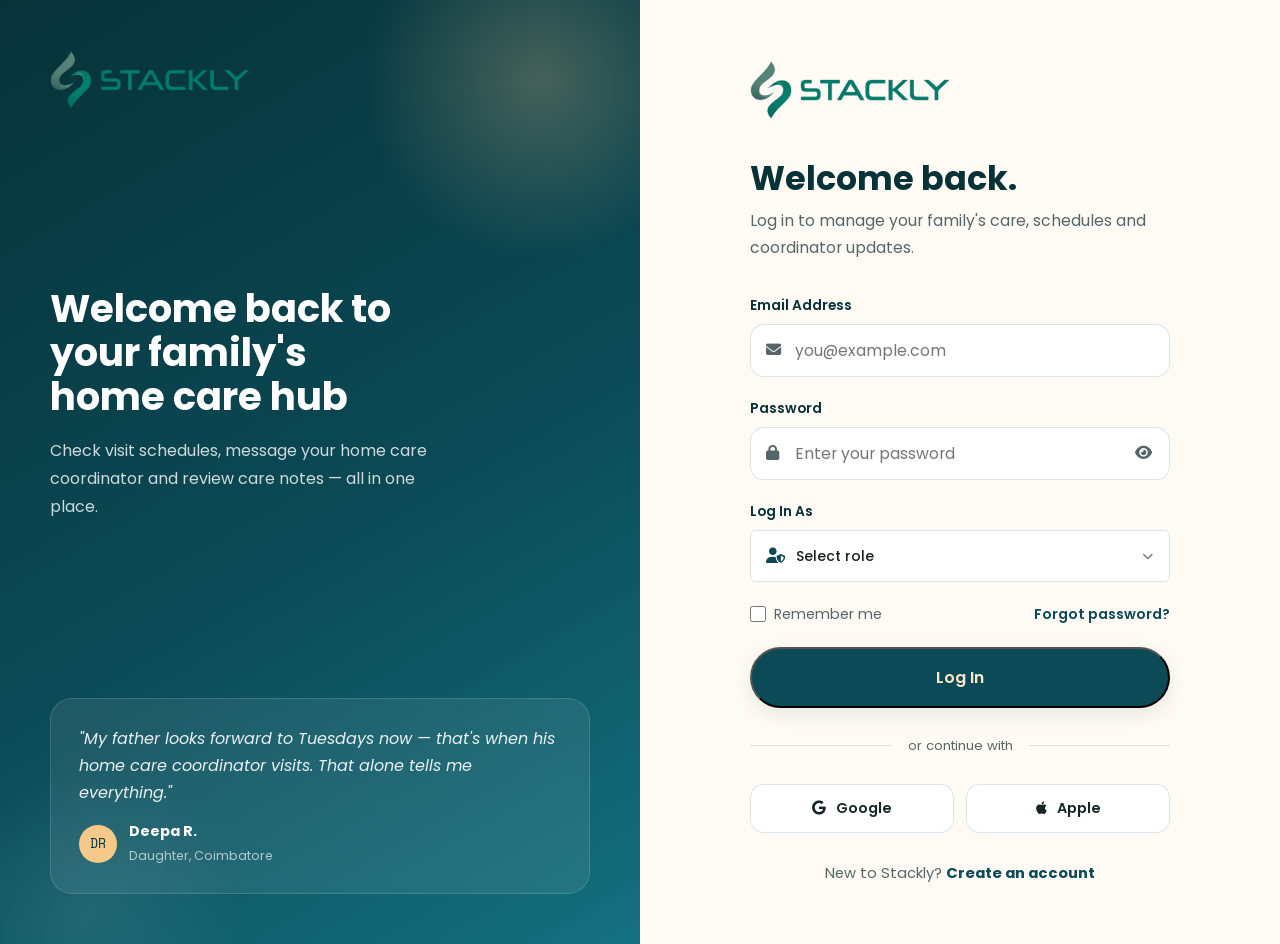
<file: login.html>
<!DOCTYPE html>
<html lang="en">
<head>
<meta charset="UTF-8">
<meta name="viewport" content="width=device-width, initial-scale=1.0">

<title>Login — Stackly Home Health Care</title>

<meta name="description"
      content="Log in to your Stackly family or admin account to view home care plans, visit schedules and coordinator updates.">

<link rel="preconnect" href="https://fonts.googleapis.com">
<link rel="preconnect" href="https://fonts.gstatic.com" crossorigin>

<link href="https://fonts.googleapis.com/css2?family=Poppins:wght@400;500;600;700;800&family=Space+Mono:wght@400;700&display=swap"
      rel="stylesheet">

<link rel="stylesheet"
      href="https://cdnjs.cloudflare.com/ajax/libs/font-awesome/6.5.1/css/all.min.css">

<link rel="stylesheet" href="style.css">
<link rel="stylesheet" href="pages.css">

<style>
    /* =========================================
   LOG IN AS - ROLE SELECT
========================================= */

.auth-field select {
    width: 100%;
    height: 52px;
    border: 1px solid #d9e1e7;
    border-radius: 6px;
    background: #fff;
    color: #12211f;
    font-family: "Poppins", sans-serif;
    font-size: 14px;
    font-weight: 500;
    padding: 0 42px 0 45px;
    outline: none;
    cursor: pointer;
    appearance: none;
    -webkit-appearance: none;
    -moz-appearance: none;

    transition:
        border-color 0.2s ease,
        box-shadow 0.2s ease;
}


/* Role field wrapper */

.auth-field .auth-input-wrap:has(select) {
    position: relative;
}


/* Role icon */

.auth-field .auth-input-wrap:has(select) .field-icon {
    position: absolute;
    left: 16px;
    top: 50%;
    transform: translateY(-50%);
    z-index: 2;
    color: var(--primary);
    pointer-events: none;
}


/* Custom dropdown arrow */

.auth-field .auth-input-wrap:has(select)::after {
    content: "\f078";
    font-family: "Font Awesome 6 Free";
    font-weight: 900;

    position: absolute;
    right: 17px;
    top: 50%;
    transform: translateY(-50%);

    color: #6f7b80;
    font-size: 11px;

    pointer-events: none;
}


/* Hover */

.auth-field select:hover {
    border-color: var(--primary);
}


/* Focus */

.auth-field select:focus {
    border-color: var(--primary);

    box-shadow:
        0 0 0 3px rgba(0, 100, 90, 0.08);
}


/* Options */

.auth-field select option {
    font-family: "Poppins", sans-serif;
    font-size: 14px;
    color: #12211f;
    background: #fff;
    padding: 10px;
}


/* Selected option */

.auth-field select option:checked {
    background: var(--primary);
    color: #fff;
}
</style>

</head>

<body>

<main class="auth-shell">

    <!-- =========================================
         LEFT SIDE VISUAL
    ========================================== -->

    <section class="auth-visual" aria-hidden="true">

        <div class="auth-visual-top">
<a href="index.html" class="logo">
              <img src="./src/logo/Untitled design (7).webp" alt="">
            </a>


        </div>


        <div class="auth-visual-mid">

            <h2>
                Welcome back to your family's
                home care hub
            </h2>

            <p>
                Check visit schedules, message your
                home care coordinator and review care
                notes — all in one place.
            </p>

        </div>


        <div class="auth-quote">

            <p>
                "My father looks forward to Tuesdays now —
                that's when his home care coordinator visits.
                That alone tells me everything."
            </p>

            <div class="auth-quote-person">

                <span>DR</span>

                <div>
                    <strong>Deepa R.</strong>
                    <small>Daughter, Coimbatore</small>
                </div>

            </div>

        </div>

    </section>


    <!-- =========================================
         FLAT LOGIN PANEL
    ========================================== -->

    <section class="auth-panel">

        <div class="auth-box">

            <!-- LOGO -->

  <a href="index.html" class="logo">
              <img src="./src/logo/Untitled design (7).webp" alt="">
            </a>



            <!-- HEADING -->

            <h1>
                Welcome back.
            </h1>

            <p class="section-sub">
                Log in to manage your family's care,
                schedules and coordinator updates.
            </p>


            <!-- =====================================
                 LOGIN FORM
            ====================================== -->

            <form
                class="auth-form"
                id="login-form"
                novalidate
            >


                <!-- EMAIL -->

                <div class="auth-field">

                    <label for="li-email">
                        Email Address
                    </label>

                    <div class="auth-input-wrap">

                        <i class="fa-solid fa-envelope field-icon"></i>

                        <input
                            type="email"
                            id="li-email"
                            name="email"
                            placeholder="you@example.com"
                            autocomplete="email"
                            required
                        >

                    </div>

                    <span class="field-error">
                        Enter a valid email address.
                    </span>

                </div>


                <!-- PASSWORD -->

                <div class="auth-field">

                    <label for="li-password">
                        Password
                    </label>

                    <div class="auth-input-wrap">

                        <i class="fa-solid fa-lock field-icon"></i>

                        <input
                            type="password"
                            id="li-password"
                            name="password"
                            placeholder="Enter your password"
                            autocomplete="current-password"
                            required
                        >

                        <button
                            type="button"
                            class="toggle-visibility"
                            aria-label="Show password"
                        >
                            <i class="fa-solid fa-eye"></i>
                        </button>

                    </div>

                    <span class="field-error">
                        Password is required.
                    </span>

                </div>


                <!-- =====================================
                     ROLE
                ====================================== -->

                <div class="auth-field">

                    <label for="li-role">
                        Log In As
                    </label>

                    <div class="auth-input-wrap">

                        <i class="fa-solid fa-user-shield field-icon"></i>

                     <select
    id="li-role"
    name="role"
    required
>
    <option value="" selected disabled>
        Select role
    </option>

    <option value="user">
        User
    </option>

    <option value="admin">
        Admin
    </option>
</select>

                    </div>

                    <span class="field-error">
                        Please select a role.
                    </span>

                </div>


                <!-- REMEMBER / FORGOT -->

                <div class="auth-row">

                    <label class="remember">

                        <input
                            type="checkbox"
                            id="rememberMe"
                        >

                        Remember me

                    </label>


                    <a href="./404.html">
                        Forgot password?
                    </a>

                </div>


                <!-- LOGIN -->

                <button
                    type="submit"
                    class="btn btn-primary btn-block"
                >
                    Log In
                </button>


                <!-- STATUS -->

                <div
                    class="form-status"
                    id="login-status"
                ></div>


                <!-- SOCIAL -->

                <div class="auth-divider">
                    or continue with
                </div>


                <div class="social-auth">

                    <button
                        type="button"
                        class="social-btn"
                        id="google-login-btn"
                     onclick="window.location.href='404.html'" >

                        <i class="fa-brands fa-google"></i>

                        Google

                    </button>


                    <button
                        type="button"
                        class="social-btn"
                    onclick="window.location.href='404.html'">

                        <i class="fa-brands fa-apple"></i>

                        Apple

                    </button>

                </div>

            </form>


            <!-- SIGN UP -->

            <p class="auth-switch">

                New to Stackly?

                <a href="signup.html">
                    Create an account
                </a>

            </p>

        </div>

    </section>

</main>

<script>

const form = document.getElementById("login-form");

const email = document.getElementById("li-email");
const password = document.getElementById("li-password");
const role = document.getElementById("li-role");

const emailField = email.closest(".auth-field");
const passwordField = password.closest(".auth-field");
const roleField = role.closest(".auth-field");

const emailError = emailField.querySelector(".field-error");
const passwordError = passwordField.querySelector(".field-error");
const roleError = roleField.querySelector(".field-error");

const status = document.getElementById("login-status");


form.addEventListener("submit", function(e) {

    e.preventDefault();

    let valid = true;


    /* ================================
       CLEAR OLD ERRORS
    ================================ */

    emailField.classList.remove("has-error");
    passwordField.classList.remove("has-error");
    roleField.classList.remove("has-error");

    emailError.textContent = "";
    passwordError.textContent = "";
    roleError.textContent = "";

    status.textContent = "";
    status.className = "form-status";


    /* ================================
       EMAIL
    ================================ */

    const emailValue = email.value.trim();

    if (emailValue === "") {

        emailError.textContent =
            "Email address is required.";

        emailField.classList.add("has-error");

        valid = false;

    }
    else {

        const emailPattern =
            /^[^\s@]+@[^\s@]+\.(com|in|org|net|gov)$/i;

        if (!emailPattern.test(emailValue)) {

            emailError.textContent =
                "Please enter a valid email address.";

            emailField.classList.add("has-error");

            valid = false;
        }
    }


    /* ================================
       PASSWORD
    ================================ */

    const passwordValue = password.value;

    if (passwordValue.trim() === "") {

        passwordError.textContent =
            "Password is required.";

        passwordField.classList.add("has-error");

        valid = false;

    }
    else if (passwordValue.length < 6) {

        passwordError.textContent =
            "Password must be at least 6 characters.";

        passwordField.classList.add("has-error");

        valid = false;
    }


    /* ================================
       ROLE
    ================================ */

    if (role.value === "") {

        roleError.textContent =
            "Please select User or Admin.";

        roleField.classList.add("has-error");

        valid = false;
    }


    /* ================================
       STOP
    ================================ */

    if (!valid) {

        status.textContent =
            "Please correct the errors above.";

        status.className =
            "form-status is-error";

        return;
    }


    /* ================================
       SAVE LOGIN
    ================================ */

    localStorage.setItem(
        "stacklyUserEmail",
        emailValue
    );

    localStorage.setItem(
        "stacklyUserRole",
        role.value
    );

    localStorage.setItem(
        "stacklyLoggedIn",
        "true"
    );


    /* ================================
       SUCCESS
    ================================ */

    status.textContent =
        "Login successful! Redirecting...";

    status.className =
        "form-status is-success";


    /* ================================
       REDIRECT
    ================================ */

    setTimeout(function() {

        if (role.value === "admin") {

            window.location.href =
                "admin.html";

        }
        else {

            window.location.href =
                "user.html";

        }

    }, 700);

});


/* ================================
   REMOVE EMAIL ERROR WHILE TYPING
================================ */

email.addEventListener("input", function() {

    emailField.classList.remove("has-error");
    emailError.textContent = "";

});


/* ================================
   REMOVE PASSWORD ERROR WHILE TYPING
================================ */

password.addEventListener("input", function() {

    passwordField.classList.remove("has-error");
    passwordError.textContent = "";

});


/* ================================
   REMOVE ROLE ERROR AFTER SELECT
================================ */

role.addEventListener("change", function() {

    roleField.classList.remove("has-error");
    roleError.textContent = "";

});


/* ================================
   PASSWORD SHOW / HIDE
================================ */

const togglePassword =
    document.querySelector(".toggle-visibility");

if (togglePassword) {

    togglePassword.addEventListener("click", function() {

        if (password.type === "password") {

            password.type = "text";

            this.innerHTML =
                '<i class="fa-solid fa-eye-slash"></i>';

            this.setAttribute(
                "aria-label",
                "Hide password"
            );

        }
        else {

            password.type = "password";

            this.innerHTML =
                '<i class="fa-solid fa-eye"></i>';

            this.setAttribute(
                "aria-label",
                "Show password"
            );

        }

    });

}

</script>

</body>
</html>
</file>
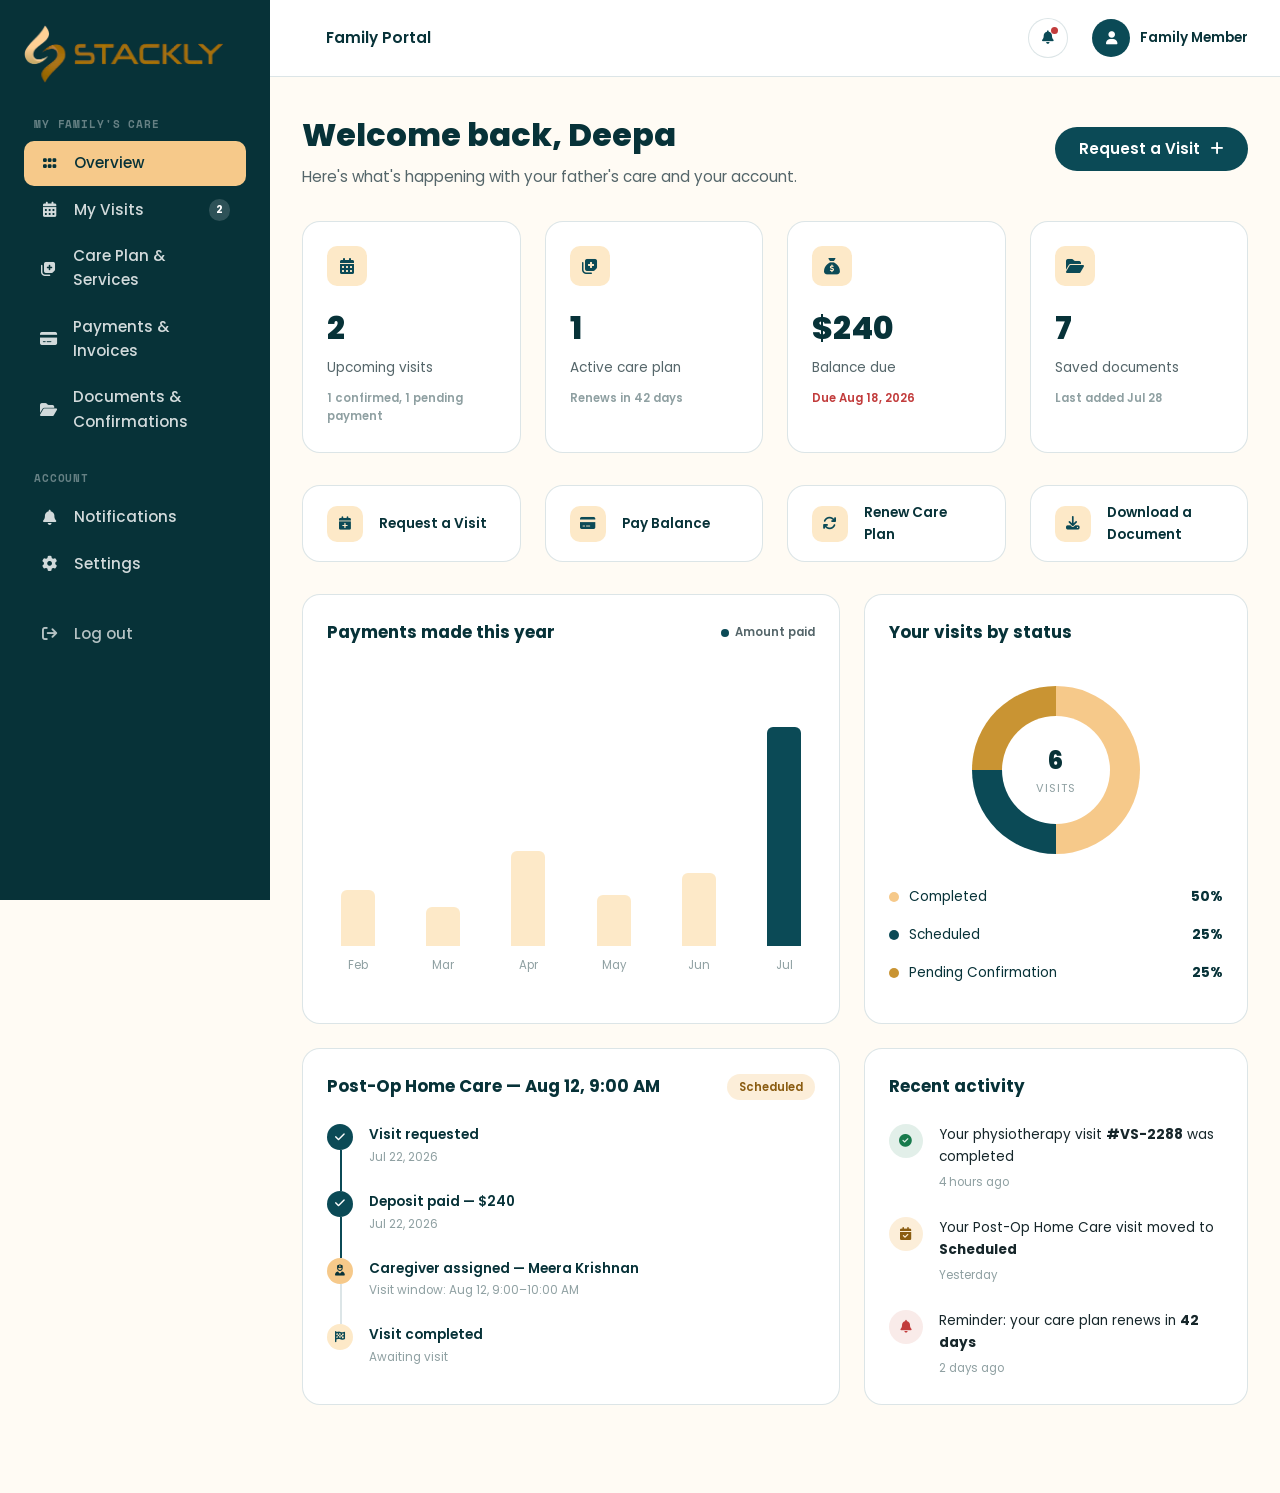
<file: user.html>
<!DOCTYPE html>
<html lang="en">
<head>
<meta charset="UTF-8" />
<meta name="viewport" content="width=device-width, initial-scale=1.0" />
<link rel="stylesheet" href="https://cdnjs.cloudflare.com/ajax/libs/font-awesome/6.7.2/css/all.min.css" />
<link href="https://fonts.googleapis.com/css2?family=Poppins:wght@400;500;600;700;800&family=Space+Mono:wght@400;700&display=swap" rel="stylesheet" />
<title>My Family Portal — Stackly Home Health Care</title>
<style>
/* =========================================================
   STACKLY HOME HEALTH CARE — FAMILY / CLIENT PORTAL
   (shares design tokens with the admin dashboard & marketing site)
========================================================= */
:root{
  --primary:#0B4A56;
  --primary-dark:#073238;
  --secondary:#F6C98A;
  --secondary-soft:#FDE9C8;
  --cream:#FFFBF4;
  --ink:#16262A;
  --ink-soft:#55666A;
  --ink-faint:#8FA0A2;
  --line:rgba(11,74,86,0.14);
  --white:#ffffff;

  --bg-body:var(--cream);
  --bg-section:var(--secondary-soft);

  --shadow-sm:0 6px 18px rgba(7,50,56,0.08);
  --shadow-md:0 16px 36px rgba(7,50,56,0.12);
  --shadow-lg:0 28px 60px rgba(7,50,56,0.20);

  --radius-sm:10px;
  --radius-md:18px;
  --radius-full:999px;

  --space-xs:6px; --space-sm:10px; --space-md:16px; --space-lg:24px;
  --space-xl:32px; --space-2xl:48px; --space-3xl:64px;

  --fs-xs:0.85rem; --fs-sm:0.95rem; --fs-md:1.05rem; --fs-lg:1.5rem; --fs-xl:2rem;
  --fw-medium:500; --fw-semibold:600; --fw-bold:700; --fw-extrabold:800;
  --tracking-wide:0.08em;
  --lh-body:1.6;

  --f-display:'Poppins', sans-serif;
  --f-body:'Poppins', sans-serif;
  --f-mono:'Space Mono', monospace;

  --transition:all 0.25s ease;
}

*{ box-sizing:border-box; margin:0; padding:0; }
html{ scroll-behavior:smooth; }
body{ font-family:var(--f-body); color:var(--ink); line-height:var(--lh-body); -webkit-font-smoothing:antialiased; background:var(--bg-body); }
img{ max-width:100%; display:block; }
a{ text-decoration:none; color:inherit; }
ul{ list-style:none; }
button{ font-family:inherit; cursor:pointer; border:none; background:none; }
input, select, textarea{ font-family:inherit; }

::-webkit-scrollbar{ width:8px; height:8px; }
::-webkit-scrollbar-thumb{ background:rgba(246,201,138,0.55); border-radius:8px; }
::-webkit-scrollbar-track{ background:transparent; }

/* ========== LOGO ========== */
.logo{ display:flex; align-items:center; gap:.6em; font-family:var(--f-display); font-weight:var(--fw-bold); font-size:1.15rem; color:var(--white);width: 200px; height: 60px; }
.logo img{
    width: 100%;
    height: 60px;
    object-fit: cover;
}.logo-mark{
    width:38px; height:38px; border-radius:12px; flex-shrink:0;
    background:linear-gradient(150deg, var(--secondary), #eab863);
    display:flex; align-items:center; justify-content:center; color:var(--primary-dark); font-size:1rem;
}
.logo-text{ display:flex; flex-direction:column; line-height:1.15; }
.logo-text span{ font-family:var(--f-mono); font-size:0.6rem; letter-spacing:0.14em; text-transform:uppercase; color:var(--secondary); font-weight:700; }

/* ========== SHELL ========== */
.dash-shell{ display:flex; min-height:100vh; }

/* ========== SIDEBAR ========== */
.sidebar{
    width:270px; height:100vh; flex-shrink:0; background:var(--primary-dark);
    position:sticky; top:0; display:flex; flex-direction:column;
    padding:var(--space-lg) var(--space-lg) var(--space-xl); z-index:200; transition:var(--transition);
}
.sidebar-top{ display:flex; align-items:center; justify-content:space-between; margin-bottom:var(--space-xl); }
.sidebar-close{ display:none; background:none; border:none; color:var(--white); font-size:var(--fs-lg); cursor:pointer; }

.sidebar-user{ display:none; align-items:center; gap:var(--space-md); padding:var(--space-md); background:rgba(255,255,255,.06); border-radius:var(--radius-md); margin-bottom:var(--space-xl); }
.sidebar-avatar{ width:42px; height:42px; border-radius:var(--radius-full); background:var(--secondary); color:var(--primary-dark); display:flex; align-items:center; justify-content:center; font-family:var(--f-display); font-weight:var(--fw-bold); font-size:var(--fs-sm); flex-shrink:0; }
.sidebar-user-name{ color:var(--white); font-weight:var(--fw-semibold); font-size:var(--fs-sm); }
.sidebar-user-email{ color:rgba(255,255,255,.55); font-size:.78rem; overflow:hidden; text-overflow:ellipsis; white-space:nowrap; }

.sidebar-nav{ display:flex; flex-direction:column; gap:2px; overflow-y:auto; }
.nav-label{ color:rgba(255,255,255,.38); font-family:var(--f-mono); font-size:.68rem; font-weight:700; text-transform:uppercase; letter-spacing:var(--tracking-wide); margin:var(--space-lg) 0 var(--space-xs) var(--space-sm); }
.nav-label:first-child{ margin-top:0; }

.nav-link{ display:flex; align-items:center; gap:var(--space-md); color:rgba(255,255,255,.82); font-weight:var(--fw-medium); font-size:var(--fs-sm); padding:var(--space-sm) var(--space-md); border-radius:var(--radius-sm); position:relative; transition:var(--transition); }
.nav-link i{ width:18px; text-align:center; font-size:.95rem; }
.nav-link:hover{ background:rgba(255,255,255,.08); color:var(--white); }
.nav-link.active{ background:var(--secondary); color:var(--primary-dark); }
.nav-link .nav-count{ margin-left:auto; background:rgba(255,255,255,.16); color:var(--white); font-size:.68rem; font-weight:var(--fw-bold); padding:2px 7px; border-radius:var(--radius-full); }
.nav-link.active .nav-count{ background:rgba(7,50,56,.22); color:var(--primary-dark); }
.nav-link-danger{ margin-top:var(--space-lg); color:rgba(255,255,255,.7); }
.nav-link-danger:hover{ background:rgba(198,57,46,.18); color:#ffb3ab; }

.sidebar-overlay{ display:none; position:fixed; inset:0; background:rgba(7,50,56,.55); z-index:190; }

/* ========== MAIN ========== */
.dash-main{ flex:1; min-width:0; display:flex; flex-direction:column; }

.topbar{ position:sticky; top:0; z-index:100; background:var(--white); border-bottom:1px solid var(--line); display:flex; align-items:center; gap:var(--space-lg); padding:var(--space-md) var(--space-xl); }
.menu-toggle{ display:none; background:none; border:none; color:var(--primary); font-size:var(--fs-lg); cursor:pointer; }
.topbar-search{ flex:1; display:flex; align-items:center; gap:var(--space-sm); padding:var(--space-sm) var(--space-lg); color:var(--primary-dark); font-family:var(--f-display); font-weight:var(--fw-semibold); font-size:var(--fs-sm); }
.topbar-actions{ margin-left:auto; display:flex; align-items:center; gap:var(--space-lg); }

.icon-btn{ display:flex; position:relative; width:40px; height:40px; border-radius:var(--radius-full); border:1px solid var(--line); background:var(--white); color:var(--primary); cursor:pointer; align-items:center; justify-content:center; transition:var(--transition); }
.icon-btn:hover{ background:var(--bg-section); }
.notif-dot{ position:absolute; top:8px; right:9px; width:7px; height:7px; border-radius:50%; background:#c23c3c; }

.topbar-user{ display:flex; align-items:center; gap:var(--space-sm); cursor:pointer; }
.topbar-avatar{ width:38px; height:38px; border-radius:var(--radius-full); background:var(--primary); color:var(--white); display:flex; align-items:center; justify-content:center; font-family:var(--f-display); font-weight:var(--fw-bold); font-size:.82rem; }
.topbar-user-name{ font-weight:var(--fw-semibold); font-size:var(--fs-xs); color:var(--primary-dark); }
.topbar-user-email{ font-size:.74rem; color:var(--ink-faint); }
.topbar-user>i{ display:none; color:var(--ink-faint); font-size:.75rem; }

/* ========== SECTIONS ========== */
.dash-section{ display:none; padding:var(--space-xl) var(--space-xl) var(--space-3xl); animation:fadeSlideIn .4s ease; }
.dash-section.active{ display:block; }
@keyframes fadeSlideIn{ from{ opacity:0; transform:translateY(12px); } to{ opacity:1; transform:translateY(0); } }

.section-head{ display:flex; align-items:center; justify-content:space-between; gap:var(--space-lg); flex-wrap:wrap; margin-bottom:var(--space-xl); }
.section-head h1{ font-family:var(--f-display); font-size:var(--fs-xl); color:var(--primary-dark); font-weight:var(--fw-extrabold); }
.section-sub{ color:var(--ink-soft); font-size:var(--fs-sm); margin-top:4px; }

.btn-primary{ display:inline-flex; align-items:center; gap:var(--space-sm); background:var(--primary); color:var(--white); font-weight:var(--fw-semibold); font-size:var(--fs-sm); padding:var(--space-sm) var(--space-lg); border-radius:var(--radius-full); border:none; cursor:pointer; transition:var(--transition); }
.btn-primary:hover{ background:var(--primary-dark); transform:translateY(-2px); box-shadow:var(--shadow-sm); }
.btn-ghost{ display:inline-flex; align-items:center; gap:var(--space-sm); background:var(--white); color:var(--primary); font-weight:var(--fw-semibold); font-size:var(--fs-sm); padding:var(--space-sm) var(--space-lg); border-radius:var(--radius-full); border:1px solid var(--line); cursor:pointer; transition:var(--transition); }
.btn-ghost:hover{ border-color:var(--secondary); color:var(--primary-dark); background:var(--secondary-soft); }

/* ========== KPI CARDS ========== */
.kpi-grid{ display:grid; grid-template-columns:repeat(4, 1fr); gap:var(--space-lg); margin-bottom:var(--space-xl); }
.kpi-grid-3{ grid-template-columns:repeat(3, 1fr); }
.kpi-card{ background:var(--white); border:1px solid var(--line); border-radius:var(--radius-md); padding:var(--space-lg); transition:var(--transition); animation:fadeSlideIn .5s ease backwards; }
.kpi-card:nth-child(2){ animation-delay:.05s; } .kpi-card:nth-child(3){ animation-delay:.1s; } .kpi-card:nth-child(4){ animation-delay:.15s; }
.kpi-card:hover{ box-shadow:var(--shadow-md); transform:translateY(-4px); }
.kpi-icon{ width:40px; height:40px; border-radius:var(--radius-sm); background:var(--bg-section); color:var(--primary); display:flex; align-items:center; justify-content:center; margin-bottom:var(--space-md); font-size:1rem; }
.kpi-card h3{ font-family:var(--f-display); font-size:var(--fs-xl); color:var(--primary-dark); font-weight:var(--fw-extrabold); }
.kpi-card p{ color:var(--ink-soft); font-size:var(--fs-xs); margin-top:4px; }
.kpi-note{ display:inline-block; margin-top:var(--space-sm); font-weight:var(--fw-semibold); font-size:.72rem; color:var(--ink-faint); }
.kpi-note-alert{ color:#c23c3c; }

/* ========== PANEL / TABLE ========== */
.panel{ background:var(--white); border:1px solid var(--line); border-radius:var(--radius-md); padding:var(--space-lg); min-width:0; height:100%; }
.panel-head{ display:flex; align-items:center; justify-content:space-between; gap:var(--space-md); flex-wrap:wrap; margin-bottom:var(--space-lg); }
.panel-head h2{ font-family:var(--f-display); font-size:var(--fs-md); color:var(--primary-dark); font-weight:var(--fw-bold); }
.link-read{ color:var(--primary); font-weight:var(--fw-semibold); font-size:var(--fs-xs); display:inline-flex; align-items:center; gap:6px; }
.link-read:hover{ color:var(--primary-dark); text-decoration:underline; }

.table-wrap{ overflow-x:auto; -webkit-overflow-scrolling:touch; }
table{ width:100%; border-collapse:collapse; font-size:var(--fs-xs); min-width:560px; }
thead th{ text-align:left; color:var(--ink-faint); font-weight:var(--fw-semibold); padding:var(--space-sm) var(--space-md); border-bottom:1px solid var(--line); white-space:nowrap; }
tbody td{ padding:var(--space-md); color:var(--ink); border-bottom:1px solid var(--line); }
tbody tr:last-child td{ border-bottom:none; }
tbody tr{ transition:var(--transition); }
tbody tr:hover{ background:var(--cream); }

.status{ display:inline-block; padding:4px 12px; border-radius:var(--radius-full); font-weight:var(--fw-semibold); font-size:.72rem; white-space:nowrap; }
.status-transit{ background:rgba(246,201,138,.32); color:#8a5c11; }
.status-delivered{ background:rgba(23,122,76,.12); color:#177a4c; }
.status-pending{ background:rgba(198,57,46,.1); color:#c23c3c; }

/* ========== CONTENT GRID ========== */
.content-grid{ display:grid; width:100%; grid-template-columns:1.4fr 1fr; gap:var(--space-lg); align-items:start; margin-bottom:var(--space-lg); }

/* ========== QUICK ACTIONS ========== */
.quick-actions{ display:grid; grid-template-columns:repeat(4, 1fr); gap:var(--space-lg); margin-bottom:var(--space-xl); }
.quick-action{ display:flex; align-items:center; gap:var(--space-md); background:var(--white); border:1px solid var(--line); border-radius:var(--radius-md); padding:var(--space-md) var(--space-lg); color:var(--primary-dark); font-weight:var(--fw-semibold); font-size:var(--fs-xs); transition:var(--transition); }
.quick-action:hover{ border-color:var(--secondary); box-shadow:var(--shadow-sm); transform:translateY(-3px); }
.quick-action-icon{ width:36px; height:36px; border-radius:var(--radius-sm); background:var(--bg-section); color:var(--primary); display:flex; align-items:center; justify-content:center; flex-shrink:0; }

/* ========== ACTIVITY FEED ========== */
.activity-feed{ display:flex; flex-direction:column; gap:var(--space-lg); }
.activity-item{ display:flex; gap:var(--space-md); align-items:flex-start; }
.activity-item p{ font-size:var(--fs-xs); color:var(--ink); line-height:var(--lh-body); }
.activity-time{ font-size:.72rem; color:var(--ink-faint); }
.activity-icon{ width:34px; height:34px; border-radius:50%; display:flex; align-items:center; justify-content:center; flex-shrink:0; font-size:.8rem; }
.activity-icon-transit{ background:rgba(246,201,138,.32); color:#8a5c11; }
.activity-icon-delivered{ background:rgba(23,122,76,.12); color:#177a4c; }
.activity-icon-pending{ background:rgba(198,57,46,.1); color:#c23c3c; }

/* ========== OVERVIEW CHARTS ========== */
.chart-legend-inline{ display:inline-flex; align-items:center; gap:6px; font-weight:var(--fw-semibold); font-size:.72rem; color:var(--ink-soft); }
.dot-swatch{ width:8px; height:8px; border-radius:50%; background:var(--c); flex-shrink:0; }

.bar-chart{ display:flex; align-items:flex-end; gap:var(--space-lg); height:80%; padding-top:var(--space-lg); }
.bar-col{ flex:1; display:flex; flex-direction:column; align-items:center; height:100%; justify-content:flex-end; gap:var(--space-sm); }
.bar{ width:100%; max-width:34px; height:var(--h, 40%); background:var(--bg-section); border-radius:6px 6px 0 0; transition:var(--transition); animation:growUp .6s ease backwards; }
.bar-current{ background:var(--primary); }
.bar-col label{ font-size:.72rem; color:var(--ink-faint); }
@keyframes growUp{ from{ transform:scaleY(0); transform-origin:bottom; } to{ transform:scaleY(1); transform-origin:bottom; } }

.legend-list{ display:flex; flex-direction:column; gap:var(--space-md); margin-bottom:var(--space-lg); font-size:var(--fs-xs); color:var(--primary-dark); }
.legend-list li{ display:flex; align-items:center; gap:var(--space-sm); }
.legend-list li strong{ margin-left:auto; }
.legend-dot{ width:10px; height:10px; border-radius:50%; background:var(--c); flex-shrink:0; }

.donut-wrap{ display:flex; align-items:center; gap:var(--space-xl); flex-wrap:wrap; justify-content:center; padding:var(--space-md) 0; }
.donut-chart{
    --p1:50; --p2:25; --p3:25;
    position:relative; width:168px; height:168px; border-radius:50%; flex-shrink:0;
    background:conic-gradient(var(--secondary) 0% calc(var(--p1) * 1%),
        var(--primary) calc(var(--p1) * 1%) calc((var(--p1) + var(--p2)) * 1%),
        #c99433 calc((var(--p1) + var(--p2)) * 1%) 100%);
    display:flex; align-items:center; justify-content:center; animation:donutIn .7s ease backwards;
}
@keyframes donutIn{ from{ opacity:0; transform:scale(.85) rotate(-30deg); } to{ opacity:1; transform:scale(1) rotate(0); } }
.donut-center{ width:108px; height:108px; border-radius:50%; background:var(--white); display:flex; flex-direction:column; align-items:center; justify-content:center; text-align:center; }
.donut-center strong{ font-family:var(--f-display); font-size:var(--fs-lg); color:var(--primary-dark); font-weight:var(--fw-extrabold); }
.donut-center span{ font-size:.7rem; color:var(--ink-faint); text-transform:uppercase; letter-spacing:var(--tracking-wide); }
.donut-legend{ margin-bottom:0; min-width:140px; flex:1; }

/* ========== CARE VISIT TRACKER ========== */
.tracker{ display:flex; flex-direction:column; gap:0; margin-top:var(--space-sm); }
.tracker-step{ display:flex; gap:var(--space-md); position:relative; padding-bottom:var(--space-lg); }
.tracker-step:last-child{ padding-bottom:0; }
.tracker-dot{ width:26px; height:26px; border-radius:50%; background:var(--bg-section); color:var(--primary); display:flex; align-items:center; justify-content:center; font-size:.7rem; flex-shrink:0; z-index:1; }
.tracker-step.done .tracker-dot{ background:var(--primary); color:var(--white); }
.tracker-step.active .tracker-dot{ background:var(--secondary); color:var(--primary-dark); }
.tracker-step:not(:last-child)::before{ content:""; position:absolute; left:13px; top:26px; bottom:0; width:2px; background:var(--line); }
.tracker-step.done:not(:last-child)::before{ background:var(--primary); }
.tracker-title{ font-weight:var(--fw-semibold); font-size:var(--fs-xs); color:var(--primary-dark); }
.tracker-sub{ font-size:.74rem; color:var(--ink-faint); margin-top:2px; }

/* ========== FILTER TABS ========== */
.filter-tabs{ display:flex; gap:var(--space-sm); flex-wrap:wrap; margin-bottom:var(--space-lg); overflow-x:auto; padding-bottom:2px; }
.filter-tab{ background:var(--white); border:1px solid var(--line); color:var(--ink-soft); font-weight:var(--fw-semibold); font-size:var(--fs-xs); padding:var(--space-xs) var(--space-lg); border-radius:var(--radius-full); cursor:pointer; transition:var(--transition); white-space:nowrap; flex-shrink:0; }
.filter-tab:hover{ border-color:var(--secondary); color:var(--primary-dark); }
.filter-tab.active{ background:var(--primary); border-color:var(--primary); color:var(--white); }

/* ========== PAYMENT METHOD CARD ========== */
.pay-method{ display:flex; align-items:center; gap:var(--space-md); border:1px solid var(--line); border-radius:var(--radius-md); padding:var(--space-md) var(--space-lg); margin-bottom:var(--space-md); }
.pay-method-icon{ width:40px; height:40px; border-radius:var(--radius-sm); background:var(--bg-section); color:var(--primary); display:flex; align-items:center; justify-content:center; flex-shrink:0; }
.pay-method-name{ font-weight:var(--fw-semibold); font-size:var(--fs-xs); color:var(--primary-dark); }
.pay-method-sub{ font-size:.74rem; color:var(--ink-faint); }
.pay-method-default{ margin-left:auto; font-size:.68rem; font-weight:var(--fw-bold); color:#8a5c11; background:var(--bg-section); padding:3px 10px; border-radius:var(--radius-full); }

/* ========== DOCUMENT CARDS ========== */
.doc-grid{ display:grid; grid-template-columns:repeat(3, 1fr); gap:var(--space-lg); }
.doc-card{ background:var(--white); border:1px solid var(--line); border-radius:var(--radius-md); padding:var(--space-lg); transition:var(--transition); }
.doc-card:hover{ box-shadow:var(--shadow-md); transform:translateY(-4px); }
.doc-icon{ width:40px; height:40px; border-radius:var(--radius-sm); background:var(--bg-section); color:var(--primary); display:flex; align-items:center; justify-content:center; margin-bottom:var(--space-md); }
.doc-card h3{ font-family:var(--f-display); font-size:var(--fs-sm); color:var(--primary-dark); font-weight:var(--fw-bold); }
.doc-card p{ color:var(--ink-soft); font-size:var(--fs-xs); margin:4px 0 var(--space-md); }

/* ========== SETTINGS FORM ========== */
.form-grid{ display:grid; grid-template-columns:1fr 1fr; gap:var(--space-lg); margin-bottom:var(--space-xl); }
.settings-form .field{ display:flex; flex-direction:column; gap:var(--space-xs); }
.settings-form label{ font-weight:var(--fw-semibold); font-size:var(--fs-xs); color:var(--primary-dark); }
.settings-form input{ padding:var(--space-sm) var(--space-md); border:1px solid var(--line); border-radius:var(--radius-sm); background:var(--cream); font-size:var(--fs-sm); color:var(--primary-dark); width:100%; }
.settings-form input:focus{ outline:2px solid var(--secondary); background:var(--white); }
.settings-form input:disabled{ color:var(--ink-faint); cursor:not-allowed; }

.toggle-row{ display:flex; align-items:center; justify-content:space-between; gap:var(--space-lg); padding:var(--space-md) 0; border-bottom:1px solid var(--line); }
.toggle-row:last-child{ border-bottom:none; }
.toggle-title{ font-weight:var(--fw-semibold); font-size:var(--fs-xs); color:var(--primary-dark); }
.toggle-sub{ font-size:.74rem; color:var(--ink-faint); margin-top:2px; }

.switch{ position:relative; display:inline-block; width:42px; height:24px; flex-shrink:0; }
.switch input{ opacity:0; width:0; height:0; }
.slider{ position:absolute; inset:0; background:var(--line); border-radius:var(--radius-full); cursor:pointer; transition:var(--transition); }
.slider::before{ content:""; position:absolute; width:18px; height:18px; left:3px; top:3px; background:var(--white); border-radius:50%; transition:var(--transition); }
.switch input:checked + .slider{ background:var(--primary); }
.switch input:checked + .slider::before{ transform:translateX(18px); }

/* ========== NEW VISIT REQUEST FORM ========== */
.request-type-grid{ display:grid; grid-template-columns:repeat(3, 1fr); gap:var(--space-md); margin-bottom:var(--space-lg); }
.request-type{ border:1px solid var(--line); border-radius:var(--radius-md); padding:var(--space-md); cursor:pointer; transition:var(--transition); text-align:left; display:flex; flex-direction:column; gap:var(--space-sm); }
.request-type:hover{ border-color:var(--secondary); }
.request-type.selected{ border-color:var(--primary); background:var(--bg-section); }
.request-type i{ color:var(--primary); font-size:1.1rem; }
.request-type span{ font-weight:var(--fw-semibold); font-size:var(--fs-xs); color:var(--primary-dark); }

.settings-form textarea{ padding:var(--space-sm) var(--space-md); border:1px solid var(--line); border-radius:var(--radius-sm); background:var(--cream); font-size:var(--fs-sm); color:var(--primary-dark); width:100%; min-height:110px; resize:vertical; }
.settings-form textarea:focus{ outline:2px solid var(--secondary); background:var(--white); }

/* ========== EMPTY STATE ========== */
.empty-state{ text-align:center; padding:var(--space-3xl) var(--space-lg); }
.empty-state i{ font-size:2rem; color:var(--line); margin-bottom:var(--space-md); }
.empty-state p{ color:var(--ink-soft); margin-bottom:var(--space-lg); }

/* ========== RESPONSIVE ========== */
@media (max-width:1200px){ .sidebar{ width:232px; } }
@media (max-width:1024px){
    .kpi-grid{ grid-template-columns:repeat(2, 1fr); }
    .content-grid{ grid-template-columns:1fr; }
    .quick-actions{ grid-template-columns:repeat(2, 1fr); }
    .kpi-grid-3{ grid-template-columns:1fr 1fr; }
    .form-grid{ grid-template-columns:1fr; }
    .doc-grid{ grid-template-columns:repeat(2, 1fr); }
    .request-type-grid{ grid-template-columns:repeat(2, 1fr); }
    .donut-wrap{ justify-content:flex-start; }
}
@media (max-width:900px){
    .sidebar{ position:fixed; left:0; top:0; height:100vh; width:min(280px, 82vw); transform:translateX(-100%); box-shadow:var(--shadow-lg); }
    .sidebar.open{ transform:translateX(0); }
    .sidebar-close{ display:block; }
    .sidebar-overlay.show{ display:block; }
    .menu-toggle{ display:flex; align-items:center; justify-content:center; }
    .topbar-search{ display:none; }
    .topbar{ gap:var(--space-md); }
        .logo{ display:flex; align-items:center; gap:.6em; font-family:var(--f-display); font-weight:var(--fw-bold); font-size:1.15rem; color:var(--white);width: 150px; height: 60px; }
    
}
@media (max-width:640px){
    .kpi-grid{ grid-template-columns:1fr 1fr; gap:var(--space-md); }
    .kpi-card{ padding:var(--space-md); }
    .kpi-card h3{ font-size:var(--fs-lg); }
    .kpi-grid-3{ grid-template-columns:1fr; }
    .section-head{ flex-direction:column; align-items:flex-start; }
    .section-head .btn-primary{ width:100%; justify-content:center; }
    .topbar{ padding:var(--space-md); }
    .dash-section{ padding:var(--space-lg) var(--space-md) var(--space-2xl); }
    .quick-actions{ grid-template-columns:1fr 1fr; gap:var(--space-sm); }
    .quick-action{ padding:var(--space-sm) var(--space-md); font-size:.72rem; }
    .quick-action-icon{ width:30px; height:30px; }
    .panel{ padding:var(--space-md); }
    .panel-head{ margin-bottom:var(--space-md); }
    .doc-grid{ grid-template-columns:1fr; }
    .request-type-grid{ grid-template-columns:1fr; }
    .topbar-user>i{ display:none; }
    .icon-btn{ width:36px; height:36px; }
    .bar-chart{ height:160px; gap:var(--space-sm); }
    .donut-wrap{ flex-direction:column; align-items:center; text-align:center; gap:var(--space-lg); }
    .donut-chart{ width:140px; height:140px; }
    .donut-center{ width:92px; height:92px; }
    .donut-legend{ width:100%; }


}
@media (max-width:400px){
    .kpi-grid{ grid-template-columns:1fr; }
    .quick-actions{ grid-template-columns:1fr; }
    .panel-head{ flex-direction:column; align-items:flex-start; gap:var(--space-sm); }
}
@media (prefers-reduced-motion: reduce){
    *{ animation-duration:0.001ms !important; animation-iteration-count:1 !important; transition-duration:0.001ms !important; }
}
</style>
</head>
<body>

<div class="dash-shell">

    <!-- ============ SIDEBAR ============ -->
    <aside class="sidebar" id="sidebar">
        <div class="sidebar-top">
         <a href="index.html" class="logo">
              <img src="./src/logo/Untitled design.webp" alt="">
            </a>
            <button class="sidebar-close" id="sidebarClose" aria-label="Close menu"><i class="fa-solid fa-xmark"></i></button>
        </div>

        <div class="sidebar-user">
            <div class="sidebar-avatar">DR</div>
            <div>
                <p class="sidebar-user-name">Deepa R.</p>
                <p class="sidebar-user-email">deepa@family.stackly.example</p>
            </div>
        </div>

        <nav class="sidebar-nav">
            <p class="nav-label">My Family's Care</p>
            <a href="#overview" class="nav-link active" data-section="overview">
                <i class="fa-solid fa-grip"></i> Overview
            </a>
            <a href="#requests" class="nav-link" data-section="requests">
                <i class="fa-solid fa-calendar-days"></i> My Visits <span class="nav-count">2</span>
            </a>
            <a href="#careplans" class="nav-link" data-section="careplans">
                <i class="fa-solid fa-notes-medical"></i> Care Plan &amp; Services
            </a>
            <a href="#payments" class="nav-link" data-section="payments">
                <i class="fa-solid fa-credit-card"></i> Payments &amp; Invoices
            </a>
            <a href="#documents" class="nav-link" data-section="documents">
                <i class="fa-solid fa-folder-open"></i> Documents &amp; Confirmations
            </a>

            <p class="nav-label">Account</p>
            <a href="#notifications" class="nav-link" data-section="notifications">
                <i class="fa-solid fa-bell"></i> Notifications
            </a>
            <a href="#settings" class="nav-link" data-section="settings">
                <i class="fa-solid fa-gear"></i> Settings
            </a>
            <a href="./login.html" class="nav-link nav-link-danger">
                <i class="fa-solid fa-arrow-right-from-bracket"></i> Log out
            </a>
        </nav>
    </aside>

    <div class="sidebar-overlay" id="sidebarOverlay"></div>

    <!-- ============ MAIN ============ -->
    <div class="dash-main">

        <header class="topbar">
            <button class="menu-toggle" id="menuToggle" aria-label="Open menu">
                <i class="fa-solid fa-bars"></i>
            </button>

            <div class="topbar-search">Family Portal</div>

            <div class="topbar-actions">
                <button class="icon-btn" id="notifBtn" aria-label="Notifications">
                    <i class="fa-solid fa-bell"></i>
                    <span class="notif-dot"></span>
                </button>
                <div class="topbar-user">
                    <div class="topbar-avatar"><i class="fa-solid fa-user"></i></div>
                    <div class="topbar-user-text">
                        <p class="topbar-user-name">Family Member</p>
                        <p class="topbar-user-email"><span id="dashboardEmail"></span></p>
                    </div>
                    <i class="fa-solid fa-chevron-down"></i>
                </div>
            </div>
        </header>

        <!-- ============ OVERVIEW ============ -->
        <section class="dash-section active" id="overview">
            <div class="section-head">
                <div>
                    <h1>Welcome back, Deepa</h1>
                    <p class="section-sub">Here's what's happening with your father's care and your account.</p>
                </div>
                <a href="#requests" class="btn-primary" data-goto="requests">Request a Visit <i class="fa-solid fa-plus"></i></a>
            </div>

            <div class="kpi-grid">
                <div class="kpi-card">
                    <span class="kpi-icon"><i class="fa-solid fa-calendar-days"></i></span>
                    <h3>2</h3>
                    <p>Upcoming visits</p>
                    <span class="kpi-note">1 confirmed, 1 pending payment</span>
                </div>
                <div class="kpi-card">
                    <span class="kpi-icon"><i class="fa-solid fa-notes-medical"></i></span>
                    <h3>1</h3>
                    <p>Active care plan</p>
                    <span class="kpi-note">Renews in 42 days</span>
                </div>
                <div class="kpi-card">
                    <span class="kpi-icon"><i class="fa-solid fa-sack-dollar"></i></span>
                    <h3>$240</h3>
                    <p>Balance due</p>
                    <span class="kpi-note kpi-note-alert">Due Aug 18, 2026</span>
                </div>
                <div class="kpi-card">
                    <span class="kpi-icon"><i class="fa-solid fa-folder-open"></i></span>
                    <h3>7</h3>
                    <p>Saved documents</p>
                    <span class="kpi-note">Last added Jul 28</span>
                </div>
            </div>

            <div class="quick-actions">
                <a href="#requests" class="quick-action" data-goto="requests">
                    <span class="quick-action-icon"><i class="fa-solid fa-calendar-plus"></i></span>
                    Request a Visit
                </a>
                <a href="#payments" class="quick-action" data-goto="payments">
                    <span class="quick-action-icon"><i class="fa-solid fa-credit-card"></i></span>
                    Pay Balance
                </a>
                <a href="#careplans" class="quick-action" data-goto="careplans">
                    <span class="quick-action-icon"><i class="fa-solid fa-arrows-rotate"></i></span>
                    Renew Care Plan
                </a>
                <a href="#documents" class="quick-action" data-goto="documents">
                    <span class="quick-action-icon"><i class="fa-solid fa-download"></i></span>
                    Download a Document
                </a>
            </div>

            <!-- ===== Overview charts row ===== -->
            <div class="content-grid">
                <div class="panel">
                    <div class="panel-head">
                        <h2>Payments made this year</h2>
                        <span class="chart-legend-inline"><span class="dot-swatch" style="--c:var(--primary)"></span>Amount paid</span>
                    </div>
                    <div class="bar-chart">
                        <div class="bar-col"><span class="bar" style="--h:20%"></span><label>Feb</label></div>
                        <div class="bar-col"><span class="bar" style="--h:14%"></span><label>Mar</label></div>
                        <div class="bar-col"><span class="bar" style="--h:34%"></span><label>Apr</label></div>
                        <div class="bar-col"><span class="bar" style="--h:18%"></span><label>May</label></div>
                        <div class="bar-col"><span class="bar" style="--h:26%"></span><label>Jun</label></div>
                        <div class="bar-col"><span class="bar bar-current" style="--h:78%"></span><label>Jul</label></div>
                    </div>
                </div>

                <div class="panel">
                    <div class="panel-head"><h2>Your visits by status</h2></div>
                    <div class="donut-wrap">
                        <div class="donut-chart" style="--p1:50; --p2:25; --p3:25;">
                            <div class="donut-center"><strong>6</strong><span>visits</span></div>
                        </div>
                        <ul class="legend-list donut-legend">
                            <li><span class="legend-dot" style="--c:var(--secondary)"></span> Completed <strong>50%</strong></li>
                            <li><span class="legend-dot" style="--c:var(--primary)"></span> Scheduled <strong>25%</strong></li>
                            <li><span class="legend-dot" style="--c:#c99433"></span> Pending Confirmation <strong>25%</strong></li>
                        </ul>
                    </div>
                </div>
            </div>

            <div class="content-grid">
                <div class="panel">
                    <div class="panel-head">
                        <h2>Post-Op Home Care — Aug 12, 9:00 AM</h2>
                        <span class="status status-transit">Scheduled</span>
                    </div>
                    <div class="tracker">
                        <div class="tracker-step done">
                            <span class="tracker-dot"><i class="fa-solid fa-check"></i></span>
                            <div><p class="tracker-title">Visit requested</p><p class="tracker-sub">Jul 22, 2026</p></div>
                        </div>
                        <div class="tracker-step done">
                            <span class="tracker-dot"><i class="fa-solid fa-check"></i></span>
                            <div><p class="tracker-title">Deposit paid — $240</p><p class="tracker-sub">Jul 22, 2026</p></div>
                        </div>
                        <div class="tracker-step active">
                            <span class="tracker-dot"><i class="fa-solid fa-user-nurse"></i></span>
                            <div><p class="tracker-title">Caregiver assigned — Meera Krishnan</p><p class="tracker-sub">Visit window: Aug 12, 9:00–10:00 AM</p></div>
                        </div>
                        <div class="tracker-step">
                            <span class="tracker-dot"><i class="fa-solid fa-flag-checkered"></i></span>
                            <div><p class="tracker-title">Visit completed</p><p class="tracker-sub">Awaiting visit</p></div>
                        </div>
                    </div>
                </div>

                <div class="panel">
                    <div class="panel-head"><h2>Recent activity</h2></div>
                    <ul class="activity-feed">
                        <li class="activity-item">
                            <span class="activity-icon activity-icon-delivered"><i class="fa-solid fa-circle-check"></i></span>
                            <div><p>Your physiotherapy visit <strong>#VS-2288</strong> was completed</p><span class="activity-time">4 hours ago</span></div>
                        </li>
                        <li class="activity-item">
                            <span class="activity-icon activity-icon-transit"><i class="fa-solid fa-calendar-check"></i></span>
                            <div><p>Your Post-Op Home Care visit moved to <strong>Scheduled</strong></p><span class="activity-time">Yesterday</span></div>
                        </li>
                        <li class="activity-item">
                            <span class="activity-icon activity-icon-pending"><i class="fa-solid fa-bell"></i></span>
                            <div><p>Reminder: your care plan renews in <strong>42 days</strong></p><span class="activity-time">2 days ago</span></div>
                        </li>
                    </ul>
                </div>
            </div>
        </section>

        <!-- ============ MY VISITS ============ -->
        <section class="dash-section" id="requests">
            <div class="section-head">
                <div>
                    <h1>My Visits</h1>
                    <p class="section-sub">Request a new home visit or track ones you've already booked.</p>
                </div>
            </div>

            <div class="panel" style="margin-bottom: var(--space-xl);">
                <div class="panel-head"><h2>Request a new visit</h2></div>
                <div class="request-type-grid">
                    <button class="request-type selected"><i class="fa-solid fa-house-medical"></i><span>Home Nursing Visit</span></button>
                    <button class="request-type"><i class="fa-solid fa-dumbbell"></i><span>Physiotherapy</span></button>
                    <button class="request-type"><i class="fa-solid fa-hand-holding-heart"></i><span>Companionship</span></button>
                    <button class="request-type"><i class="fa-solid fa-stethoscope"></i><span>Medical Checkup</span></button>
                    <button class="request-type"><i class="fa-solid fa-broom"></i><span>Housekeeping</span></button>
                    <button class="request-type"><i class="fa-solid fa-ellipsis"></i><span>Something else</span></button>
                </div>
                <form class="settings-form" id="requestForm">
                    <div class="form-grid">
                        <div class="field">
                            <label for="rWho">Who is this visit for</label>
                            <input type="text" id="rWho" placeholder="e.g. My father, K. Rajagopal" />
                        </div>
                        <div class="field">
                            <label for="rContact">Best way to reach you</label>
                            <input type="text" id="rContact" placeholder="Phone or email" />
                        </div>
                    </div>
                    <div class="field" style="margin-bottom: var(--space-lg);">
                        <label for="rDetails">Details</label>
                        <textarea id="rDetails" placeholder="Preferred dates and times, any conditions or mobility needs the caregiver should know"></textarea>
                    </div>
                    <button type="submit" class="btn-primary">Submit visit request <i class="fa-solid fa-paper-plane"></i></button>
                </form>
            </div>

            <div class="filter-tabs">
                <button class="filter-tab active">All</button>
                <button class="filter-tab">Scheduled</button>
                <button class="filter-tab">Pending Confirmation</button>
                <button class="filter-tab">Completed</button>
            </div>

            <div class="panel">
                <div class="panel-head"><h2>Visit history</h2></div>
                <div class="table-wrap">
                    <table>
                        <thead><tr><th>Visit ID</th><th>Care Type</th><th>Requested</th><th>Amount</th><th>Status</th><th></th></tr></thead>
                        <tbody>
                            <tr>
                                <td>#VS-2291</td><td>Post-Op Home Care</td><td>Jul 22, 2026</td><td>$240</td>
                                <td><span class="status status-transit">Scheduled</span></td>
                                <td><a href="./404.html" class="link-read">View</a></td>
                            </tr>
                            <tr>
                                <td>#VS-2279</td><td>Medical Support Visit</td><td>Jul 10, 2026</td><td>$95</td>
                                <td><span class="status status-pending">Pending Confirmation</span></td>
                                <td><a href="./404.html" class="link-read">View</a></td>
                            </tr>
                            <tr>
                                <td>#VS-2288</td><td>Physiotherapy Session</td><td>Jun 30, 2026</td><td>$120</td>
                                <td><span class="status status-delivered">Completed</span></td>
                                <td><a href="./404.html" class="link-read">View</a></td>
                            </tr>
                            <tr>
                                <td>#VS-2101</td><td>Companionship Visit</td><td>May 14, 2026</td><td>$85</td>
                                <td><span class="status status-delivered">Completed</span></td>
                                <td><a href="./404.html" class="link-read">View</a></td>
                            </tr>
                        </tbody>
                    </table>
                </div>
            </div>
        </section>

        <!-- ============ CARE PLAN & SERVICES ============ -->
        <section class="dash-section" id="careplans">
            <div class="section-head">
                <div>
                    <h1>Care Plan &amp; Services</h1>
                    <p class="section-sub">Everything currently covering your family, and what's coming up for renewal.</p>
                </div>
                <a href="./404.html" class="btn-primary">Book New Care Plan <i class="fa-solid fa-plus"></i></a>
            </div>

            <div class="kpi-grid kpi-grid-3">
                <div class="kpi-card"><span class="kpi-icon"><i class="fa-solid fa-notes-medical"></i></span><h3>1</h3><p>Active care plan</p></div>
                <div class="kpi-card"><span class="kpi-icon"><i class="fa-solid fa-clock"></i></span><h3>1</h3><p>Renewing within 60 days</p></div>
                <div class="kpi-card"><span class="kpi-icon"><i class="fa-solid fa-triangle-exclamation"></i></span><h3>0</h3><p>Expired</p></div>
            </div>

            <div class="panel">
                <div class="panel-head"><h2>Your care plans &amp; services</h2></div>
                <div class="table-wrap">
                    <table>
                        <thead><tr><th>Plan / Service</th><th>Type</th><th>Started</th><th>Renews</th><th>Status</th><th></th></tr></thead>
                        <tbody>
                            <tr>
                                <td>Post-Op Home Care Plan</td><td>Nursing</td><td>Jul 1, 2026</td><td>Sep 14, 2026</td>
                                <td><span class="status status-transit">Renews in 42 days</span></td>
                                <td><a href="./404.html" class="link-read">Renew</a></td>
                            </tr>
                            <tr>
                                <td>Physiotherapy Add-on</td><td>Physiotherapy</td><td>Mar 3, 2026</td><td>Mar 3, 2027</td>
                                <td><span class="status status-delivered">Active</span></td>
                                <td><a href="./404.html" class="link-read">View</a></td>
                            </tr>
                        </tbody>
                    </table>
                </div>
            </div>
        </section>

        <!-- ============ PAYMENTS & INVOICES ============ -->
        <section class="dash-section" id="payments">
            <div class="section-head">
                <div>
                    <h1>Payments &amp; Invoices</h1>
                    <p class="section-sub">Review balances, pay invoices, and manage saved payment methods.</p>
                </div>
            </div>

            <div class="content-grid">
                <div class="panel">
                    <div class="panel-head">
                        <h2>Balance due</h2>
                        <span class="status status-pending">$240.00</span>
                    </div>
                    <div class="table-wrap">
                        <table>
                            <thead><tr><th>Invoice</th><th>Visit</th><th>Amount</th><th>Due date</th><th></th></tr></thead>
                            <tbody>
                                <tr><td>Post-Op Home Care deposit</td><td>#VS-2291</td><td>$240.00</td><td>Aug 18, 2026</td><td><a href="./404.html" class="link-read">Pay now</a></td></tr>
                            </tbody>
                        </table>
                    </div>
                    <div class="panel-head" style="margin-top: var(--space-xl);">
                        <h2>Payment history</h2>
                        <a href="./404.html" class="link-read">Download all receipts</a>
                    </div>
                    <div class="table-wrap">
                        <table>
                            <thead><tr><th>Date</th><th>Invoice</th><th>Amount</th><th>Method</th><th></th></tr></thead>
                            <tbody>
                                <tr><td>Jun 30, 2026</td><td>Physiotherapy session</td><td>$120.00</td><td>Visa •••• 4821</td><td><a href="./404.html" class="link-read">Receipt</a></td></tr>
                                <tr><td>Feb 12, 2026</td><td>Companionship visit</td><td>$85.00</td><td>Visa •••• 4821</td><td><a href="./404.html" class="link-read">Receipt</a></td></tr>
                            </tbody>
                        </table>
                    </div>
                </div>

                <div class="panel">
                    <div class="panel-head"><h2>Payment methods</h2></div>
                    <div class="pay-method">
                        <span class="pay-method-icon"><i class="fa-solid fa-credit-card"></i></span>
                        <div><p class="pay-method-name">Visa •••• 4821</p><p class="pay-method-sub">Expires 09/28</p></div>
                        <span class="pay-method-default">Default</span>
                    </div>
                    <div class="pay-method">
                        <span class="pay-method-icon"><i class="fa-solid fa-building-columns"></i></span>
                        <div><p class="pay-method-name">Checking •••• 0192</p><p class="pay-method-sub">Linked Jun 2025</p></div>
                    </div>
                    <button class="btn-ghost" style="width: 100%; justify-content: center; margin-top: var(--space-sm);">Add payment method <i class="fa-solid fa-plus"></i></button>
                </div>
            </div>
        </section>

        <!-- ============ DOCUMENTS & CONFIRMATIONS ============ -->
        <section class="dash-section" id="documents">
            <div class="section-head">
                <div>
                    <h1>Documents &amp; Confirmations</h1>
                    <p class="section-sub">Confirmations, receipts, and care records tied to your account.</p>
                </div>
                <a href="./404.html" class="btn-primary">Request a Document <i class="fa-solid fa-plus"></i></a>
            </div>

            <div class="filter-tabs">
                <button class="filter-tab active">All</button>
                <button class="filter-tab">Confirmations</button>
                <button class="filter-tab">Receipts</button>
                <button class="filter-tab">Care Records</button>
            </div>

            <div class="doc-grid">
                <div class="doc-card">
                    <span class="doc-icon"><i class="fa-solid fa-file-pdf"></i></span>
                    <h3>Post-Op Home Care — Visit Confirmation</h3>
                    <p>Confirmed · #VS-2291</p>
                    <a href="./404.html" class="link-read">View</a>
                </div>
                <div class="doc-card">
                    <span class="doc-icon"><i class="fa-solid fa-file-contract"></i></span>
                    <h3>Care Plan Agreement</h3>
                    <p>Issued Jul 1, 2026</p>
                    <a href="./404.html" class="link-read">Download</a>
                </div>
                <div class="doc-card">
                    <span class="doc-icon"><i class="fa-solid fa-receipt"></i></span>
                    <h3>Payment Receipt — $120.00</h3>
                    <p>Jun 30, 2026</p>
                    <a href="./404.html" class="link-read">Download</a>
                </div>
                <div class="doc-card">
                    <span class="doc-icon"><i class="fa-solid fa-notes-medical"></i></span>
                    <h3>Physiotherapy Progress Notes</h3>
                    <p>Updated Jun 30, 2026</p>
                    <a href="./404.html" class="link-read">Download</a>
                </div>
                <div class="doc-card">
                    <span class="doc-icon"><i class="fa-solid fa-file-contract"></i></span>
                    <h3>Physiotherapy Add-on Agreement</h3>
                    <p>Renews Mar 3, 2027</p>
                    <a href="./404.html" class="link-read">Download</a>
                </div>
                <div class="doc-card">
                    <span class="doc-icon"><i class="fa-solid fa-receipt"></i></span>
                    <h3>Payment Receipt — $85.00</h3>
                    <p>Feb 12, 2026</p>
                    <a href="./404.html" class="link-read">Download</a>
                </div>
            </div>
        </section>

        <!-- ============ NOTIFICATIONS ============ -->
        <section class="dash-section" id="notifications">
            <div class="section-head">
                <div>
                    <h1>Notifications</h1>
                    <p class="section-sub">Updates on visits, care plans, and payments.</p>
                </div>
                <a href="./404.html" class="link-read">Mark all as read</a>
            </div>

            <div class="panel">
                <ul class="activity-feed">
                    <li class="activity-item">
                        <span class="activity-icon activity-icon-delivered"><i class="fa-solid fa-circle-check"></i></span>
                        <div><p>Your physiotherapy visit <strong>#VS-2288</strong> was completed</p><span class="activity-time">4 hours ago</span></div>
                    </li>
                    <li class="activity-item">
                        <span class="activity-icon activity-icon-transit"><i class="fa-solid fa-calendar-check"></i></span>
                        <div><p>Your Post-Op Home Care visit moved to <strong>Scheduled</strong></p><span class="activity-time">Yesterday</span></div>
                    </li>
                    <li class="activity-item">
                        <span class="activity-icon activity-icon-pending"><i class="fa-solid fa-bell"></i></span>
                        <div><p>Reminder: your care plan renews in <strong>42 days</strong></p><span class="activity-time">2 days ago</span></div>
                    </li>
                    <li class="activity-item">
                        <span class="activity-icon activity-icon-pending"><i class="fa-solid fa-sack-dollar"></i></span>
                        <div><p>An invoice of <strong>$240.00</strong> is due by Aug 18 for your Post-Op Home Care visit</p><span class="activity-time">2 days ago</span></div>
                    </li>
                    <li class="activity-item">
                        <span class="activity-icon activity-icon-delivered"><i class="fa-solid fa-circle-check"></i></span>
                        <div><p>Your companionship visit was marked completed</p><span class="activity-time">May 20, 2026</span></div>
                    </li>
                </ul>
            </div>
        </section>

        <!-- ============ SETTINGS ============ -->
        <section class="dash-section" id="settings">
            <div class="section-head">
                <div>
                    <h1>Settings</h1>
                    <p class="section-sub">Manage your profile and notification preferences.</p>
                </div>
            </div>

            <div class="content-grid">
                <div class="panel">
                    <div class="panel-head"><h2>Profile</h2></div>
                    <form class="settings-form" id="settingsForm">
                        <div class="form-grid">
                            <div class="field"><label for="sName">Full name</label><input type="text" id="sName" value="" /></div>
                            <div class="field"><label for="sEmail">Email</label><input type="email" id="sEmail" value="" /></div>
                            <div class="field"><label for="sPhone">Phone</label><input type="tel" id="sPhone" placeholder="Add phone number" /></div>
                            <div class="field"><label for="sId">Family Account ID</label><input type="text" id="sId" value="SK-10432" disabled /></div>
                        </div>
                        <button type="submit" class="btn-primary">Save changes <i class="fa-solid fa-check"></i></button>
                    </form>
                </div>

                <div class="panel">
                    <div class="panel-head"><h2>Notification preferences</h2></div>
                    <div class="toggle-row">
                        <div><p class="toggle-title">Visit status updates</p><p class="toggle-sub">Email when a visit you booked changes status</p></div>
                        <label class="switch"><input type="checkbox" checked /><span class="slider"></span></label>
                    </div>
                    <div class="toggle-row">
                        <div><p class="toggle-title">Care plan renewal reminders</p><p class="toggle-sub">Notify 60, 30, and 7 days before a plan expires</p></div>
                        <label class="switch"><input type="checkbox" checked /><span class="slider"></span></label>
                    </div>
                    <div class="toggle-row">
                        <div><p class="toggle-title">Payment reminders</p><p class="toggle-sub">Notify when an invoice is due within 7 days</p></div>
                        <label class="switch"><input type="checkbox" checked /><span class="slider"></span></label>
                    </div>
                    <div class="toggle-row">
                        <div><p class="toggle-title">Home care journal newsletter</p><p class="toggle-sub">Gentle monthly updates from the care team</p></div>
                        <label class="switch"><input type="checkbox" /><span class="slider"></span></label>
                    </div>
                </div>
            </div>
        </section>

    </div>
</div>

<script>
document.addEventListener('DOMContentLoaded', () => {
    const sidebar = document.getElementById('sidebar');
    const overlay = document.getElementById('sidebarOverlay');
    const menuToggle = document.getElementById('menuToggle');
    const sidebarClose = document.getElementById('sidebarClose');
    const navLinks = document.querySelectorAll('.nav-link[data-section]');
    const gotoLinks = document.querySelectorAll('[data-goto]');
    const sections = document.querySelectorAll('.dash-section');

    const openSidebar = () => { sidebar.classList.add('open'); overlay.classList.add('show'); };
    const closeSidebar = () => { sidebar.classList.remove('open'); overlay.classList.remove('show'); };
    menuToggle?.addEventListener('click', openSidebar);
    sidebarClose?.addEventListener('click', closeSidebar);
    overlay?.addEventListener('click', closeSidebar);

    const showSection = (id) => {
        sections.forEach(sec => sec.classList.toggle('active', sec.id === id));
        navLinks.forEach(link => link.classList.toggle('active', link.dataset.section === id));
        window.scrollTo({ top: 0, behavior: 'smooth' });
    };

    navLinks.forEach(link => {
        link.addEventListener('click', (e) => {
            e.preventDefault();
            const id = link.dataset.section;
            showSection(id);
            history.replaceState(null, '', `#${id}`);
            closeSidebar();
        });
    });

    gotoLinks.forEach(link => {
        link.addEventListener('click', (e) => {
            e.preventDefault();
            const id = link.dataset.goto;
            showSection(id);
            history.replaceState(null, '', `#${id}`);
            closeSidebar();
        });
    });

    const initialId = window.location.hash.replace('#', '');
    const validIds = Array.from(sections).map(s => s.id);
    showSection(validIds.includes(initialId) ? initialId : 'overview');

    document.querySelectorAll('.filter-tabs').forEach(group => {
        group.querySelectorAll('.filter-tab').forEach(tab => {
            tab.addEventListener('click', () => {
                group.querySelectorAll('.filter-tab').forEach(t => t.classList.remove('active'));
                tab.classList.add('active');
            });
        });
    });

    document.querySelectorAll('.request-type-grid').forEach(group => {
        group.querySelectorAll('.request-type').forEach(tile => {
            tile.addEventListener('click', () => {
                group.querySelectorAll('.request-type').forEach(t => t.classList.remove('selected'));
                tile.classList.add('selected');
            });
        });
    });

    const notifBtn = document.getElementById('notifBtn');
    notifBtn?.addEventListener('click', () => { showSection('notifications'); });

    const settingsForm = document.getElementById('settingsForm');
    settingsForm?.addEventListener('submit', (e) => {
        e.preventDefault();
        const btn = settingsForm.querySelector('button[type="submit"]');
        const original = btn.innerHTML;
        btn.innerHTML = '<i class="fa-solid fa-check"></i> Saved!';
        window.setTimeout(() => { btn.innerHTML = original; }, 2000);
    });

    const requestForm = document.getElementById('requestForm');
    requestForm?.addEventListener('submit', (e) => {
        e.preventDefault();
        const btn = requestForm.querySelector('button[type="submit"]');
        const original = btn.innerHTML;
        btn.innerHTML = '<i class="fa-solid fa-check"></i> Submitted!';
        window.setTimeout(() => { btn.innerHTML = original; }, 2000);
    });

    const dashboardEmail = document.getElementById('dashboardEmail');
    const userEmail = localStorage.getItem('stacklyUserEmail');
    if (dashboardEmail && userEmail) { dashboardEmail.textContent = userEmail; }
});
</script>
</body>
</html>
</file>
<file: style.css>
/* =========================================================
   THATHA — design tokens
   ========================================================= */
:root{
    --primary: #0B4A56;
    --primary-dark: #073238;
    --secondary: #F6C98A;
    --secondary-soft: #FDE9C8;
    --cream: #FFFBF4;
    --ink: #16262A;
    --ink-soft: #55666A;
    --line: rgba(11,74,86,0.14);
    --white: #ffffff;

    --f-display: 'Poppins', sans-serif;
    --f-body: 'Poppins', sans-serif;
    --f-mono: 'Space Mono', monospace;

    --radius-sm: 12px;
    --radius-md: 22px;
    --radius-lg: 34px;

    --shadow-sm: 0 6px 18px rgba(7,50,56,0.10);
    --shadow-md: 0 20px 44px rgba(7,50,56,0.16);

    --ease: cubic-bezier(0.22, 1, 0.36, 1);
}

*{ margin:0; padding:0; box-sizing:border-box; }
html{ scroll-behavior:smooth; }
html, body{ width:100%; overflow-x:clip; background:var(--cream); color:var(--ink); font-family:var(--f-body); }a{ color:inherit; text-decoration:none; }
button{ font-family:inherit; cursor:pointer; }
ul{ list-style:none; }

h1,h2,h3,h4{ font-family:var(--f-display); font-weight:700; color:var(--primary-dark); line-height:1.15; }

.eyebrow{
    font-family:var(--f-mono);
    font-size:0.78rem;
    letter-spacing:0.14em;
    text-transform:uppercase;
    color:var(--primary);
    margin-bottom:14px;
    font-weight:700;
}
.eyebrow-light{ color:var(--secondary); }

.section-sub{ color:var(--ink-soft); font-size:1.02rem; line-height:1.7; max-width:46ch; }

/* =========================================================
   REVEAL ON SCROLL
   ========================================================= */
.reveal{ opacity:0; transform:translateY(30px); transition:opacity 0.8s var(--ease), transform 0.8s var(--ease); }
.reveal.in-view{ opacity:1; transform:translateY(0); }
@media (prefers-reduced-motion: reduce){
    .reveal{ opacity:1; transform:none; transition:none; }
    *{ scroll-behavior:auto !important; animation-duration:0.001ms !important; }
}

/* =========================================================
   TOP BAR + NAV
   ========================================================= */
.top-bar{
    display:flex; justify-content:space-between; align-items:center;
    padding:9px 50px; background:var(--primary-dark); color:var(--secondary-soft);
    font-size:0.82rem; font-family:var(--f-mono);
}
.top-bar-left, .top-bar-right{ display:flex; gap:24px; align-items:center; }
.top-bar i{ color:var(--secondary); margin-right:6px; }
.social{ display:flex; gap:14px; }
.social a{ color:var(--secondary); transition:transform 0.3s var(--ease), color 0.3s; }
.social a:hover{ transform:translateY(-3px); color:var(--white); }

nav{
    position:sticky; top:0; z-index:100;
    display:flex; justify-content:space-between; align-items:center;
    padding:18px 50px; background:rgba(255,251,244,0.92);
    backdrop-filter:blur(10px);
    border-bottom:1px solid var(--line);
    transition:padding 0.3s var(--ease), box-shadow 0.3s var(--ease);
}
nav.scrolled{ padding:12px 50px; box-shadow:var(--shadow-sm); }

.logo{ display:flex; align-items:center; gap:10px; width: 200px;height: 60px;}
.logo img{
    width: 100%;
    height: 60px;
    object-fit: cover;
}
.logo-mark{ width:38px; height:38px; }
.logo-mark svg{ width:100%; height:100%; }
.logo-text{ font-family:var(--f-display); font-size:1.5rem; font-weight:800; color:var(--primary-dark); }

.nav-links{ display:flex; align-items:center; gap:42px; }
.nav-links a{ font-weight:500; font-size:0.98rem; color:var(--ink); position:relative; padding:4px 0; }
.nav-links a::after{ content:""; position:absolute; left:0; bottom:0; width:0%; height:2px; background:var(--secondary); transition:width 0.35s var(--ease); }
.nav-links a:hover::after{ width:100%; }
.nav-links a:hover{ color:var(--primary); }

.nav-cta button, .mobile-cta button{
    padding:13px 30px; border-radius:30px; border:none;
    background:var(--primary); color:var(--secondary-soft);
    font-size:1rem; font-weight:600;
    transition:background 0.35s var(--ease), color 0.35s var(--ease), transform 0.3s var(--ease);
}
.nav-cta button:hover{ background:var(--primary-dark); transform:translateY(-2px); }
.mobile-cta{ display:none; }

.hamburger{
    display:none; flex-direction:column; justify-content:center; gap:6px;
    width:34px; height:34px; background:none; border:none; z-index:110;
}
.hamburger span{ width:28px; height:2.5px; background:var(--primary-dark); border-radius:20px; transition:transform 0.35s var(--ease), opacity 0.25s var(--ease); }
.hamburger.active span:nth-child(1){ transform:translateY(8.5px) rotate(45deg); }
.hamburger.active span:nth-child(2){ opacity:0; }
.hamburger.active span:nth-child(3){ transform:translateY(-8.5px) rotate(-45deg); }

.nav-scrim{ position:fixed; inset:0; background:rgba(7,50,56,0.4); opacity:0; visibility:hidden; transition:opacity 0.35s var(--ease); z-index:95; }
.nav-scrim.active{ opacity:1; visibility:visible; }

/* =========================================================
   HERO
   ========================================================= */
.hero{
    position:relative;
    min-height:88vh;
    display:flex;
    align-items:center;
    overflow:hidden;
}
.hero-media{
    position:absolute; inset:0;
    overflow:hidden;
    background:linear-gradient(120deg, #0B4A56 0%, #0E5E6D 45%, #14707F 100%);
}
.hero-media img{
    position:absolute; inset:0; width:100%; height:100%; object-fit:cover;
    animation:heroPan 20s ease-in-out infinite alternate;
    transform-origin:center;
}
@keyframes heroPan{ from{ transform:scale(1.06) translate(0,0); } to{ transform:scale(1.14) translate(-1.5%, -1%); } }
.hero-overlay{
    position:absolute; inset:0;
    background:
        radial-gradient(circle at 78% 26%, rgba(246,201,138,0.28), transparent 55%),
        linear-gradient(100deg, rgba(7,50,56,0.88) 0%, rgba(7,50,56,0.72) 38%, rgba(7,50,56,0.32) 68%, rgba(7,50,56,0.15) 100%);
}

.hero-content{ position:relative; z-index:2; max-width:680px; padding:0 50px; color:var(--white); }
.hero-content h1{ color:var(--white); font-size:clamp(2.6rem, 5vw, 4.4rem); margin-bottom:22px; }
.hero-content h1 span{ color:var(--secondary); font-style:italic; }
.hero-sub{ color:rgba(255,255,255,0.86); font-size:1.1rem; line-height:1.75; max-width:46ch; margin-bottom:36px; }

.hero-dots{ position:absolute; left:50px; bottom:36px; display:flex; gap:10px; z-index:2; }
.hero-dots span{ width:9px; height:9px; border-radius:50%; background:rgba(255,255,255,0.4); transition:all 0.4s var(--ease); }
.hero-dots span.active{ background:var(--secondary); width:26px; border-radius:6px; }

/* =========================================================
   BUTTONS
   ========================================================= */
.btn{
    display:inline-flex; align-items:center; gap:10px;
    padding:16px 32px; border-radius:32px; font-weight:600; font-size:1rem;
    transition:transform 0.35s var(--ease), box-shadow 0.35s var(--ease), background 0.35s var(--ease), color 0.35s var(--ease);
}
.btn-primary{ background:var(--primary); color:var(--secondary-soft); box-shadow:var(--shadow-sm); }
.btn-primary:hover{ transform:translateY(-3px); box-shadow:var(--shadow-md); background:var(--primary-dark); }
.btn-secondary{ background:var(--secondary); color:var(--primary-dark); }
.btn-secondary:hover{ transform:translateY(-3px); background:var(--white); }
.btn-ghost{ background:var(--white); color:var(--primary-dark); border:1.5px solid var(--line); }
.btn-ghost:hover{ border-color:var(--primary); transform:translateY(-3px); }
.btn-block{ width:100%; justify-content:center; }

/* =========================================================
   HIGHLIGHTS (Emotional Support band)
   ========================================================= */
.highlights{ background:var(--primary); color:var(--white); padding:80px 50px 0; }
.highlights-grid{
    max-width:1340px; margin:0 auto;
    display:grid; grid-template-columns:0.6fr 1.2fr 0.6fr;
    align-items:center; gap:40px;
}
.highlight-media{ display:flex; justify-content:center; }
.highlight-circle{
    width:220px; height:220px; border-radius:50%;
    display:flex; align-items:center; justify-content:center;
    box-shadow:var(--shadow-md);
    position:relative; overflow:hidden;
    border:4px solid rgba(246,201,138,0.5);
    transition:transform 0.4s var(--ease);
}
.highlight-circle:hover{ transform:scale(1.05); }
.highlight-circle img{
    position:absolute; inset:0; width:100%; height:100%; object-fit:cover;
}
.highlight-circle::after{
    content:""; position:absolute; inset:0;
    background:linear-gradient(0deg, rgba(7,50,56,0.75) 0%, rgba(7,50,56,0.15) 55%, transparent 100%);
}
.highlight-circle span{
    position:relative; z-index:1;
    background:rgba(7,50,56,0.85); color:var(--secondary-soft);
    padding:10px 18px; border-radius:20px; font-size:0.85rem; font-weight:600;
    margin-top:auto; margin-bottom:20px;
}
.highlight-list{ display:flex; flex-direction:column; gap:22px; }
.highlight-item{
    font-family:var(--f-display); font-weight:700; font-size:clamp(1.4rem, 2.6vw, 2.1rem);
    color:var(--secondary); display:flex; align-items:center; gap:14px;
    transition:transform 0.35s var(--ease), color 0.35s var(--ease);
}
.highlight-item i{ font-size:1rem; }
.highlight-item:hover{ transform:translateX(10px); color:var(--white); }

.highlight-tour{ display:flex; justify-content:center; }
.tour-badge{ position:relative; width:150px; height:150px; }
.tour-ring{ width:100%; height:100%; animation:spin 14s linear infinite; }
@keyframes spin{ to{ transform:rotate(360deg); } }
.tour-play{
    position:absolute; top:50%; left:50%; transform:translate(-50%,-50%);
    width:52px; height:52px; border-radius:50%; background:var(--white);
    color:var(--primary); display:flex; align-items:center; justify-content:center;
    box-shadow:var(--shadow-sm); transition:transform 0.35s var(--ease);
}
.tour-badge:hover .tour-play{ transform:translate(-50%,-50%) scale(1.12); }

.highlights-divider{ max-width:1340px; margin:56px auto 0; border-top:1px solid rgba(255,255,255,0.16); }

.stats-row{
    max-width:1340px; margin:0 auto; padding:48px 0 70px;
    display:grid; grid-template-columns:repeat(3, auto) 1fr; gap:48px; align-items:center;
}
.stat{ text-align:left; }
.stat-number{ font-family:var(--f-display); font-size:3rem; font-weight:800; color:var(--white); }
.stat-plus{ font-family:var(--f-display); font-size:1.8rem; font-weight:800; color:var(--secondary); }
.stat p{ font-size:0.85rem; color:rgba(255,255,255,0.7); margin-top:4px; font-family:var(--f-mono); text-transform:uppercase; letter-spacing:0.06em; }
.stat-copy p{ color:rgba(255,255,255,0.8); font-size:0.96rem; line-height:1.65; margin-bottom:22px; max-width:44ch; }
.stat-actions{ display:flex; align-items:center; gap:24px; flex-wrap:wrap; }
.stat-phone{ font-weight:600; color:var(--secondary); display:flex; align-items:center; gap:8px; }
.stat-phone:hover{ color:var(--white); }

/* =========================================================
   MARQUEE
   ========================================================= */
.marquee{ background:var(--secondary); padding:26px 0; overflow:hidden; }
.marquee-track{ display:flex; width:max-content; gap:60px; animation:marquee 22s linear infinite; }
.marquee-track span{
    display:flex; align-items:center; gap:14px;
    font-family:var(--f-display); font-weight:700; font-size:1.6rem; color:var(--primary-dark);
    white-space:nowrap;
}
.marquee-track i{ background:var(--white); color:var(--primary); width:38px; height:38px; border-radius:50%; display:flex; align-items:center; justify-content:center; font-size:0.9rem; }
@keyframes marquee{ from{ transform:translateX(0); } to{ transform:translateX(-50%); } }

/* =========================================================
   WHY US
   ========================================================= */
.why-us{
    display:grid; grid-template-columns:0.85fr 1.15fr; gap:60px; align-items:center;
    max-width:1340px; margin:100px auto; padding:0 50px;
}
.why-photo{
    position:relative; aspect-ratio:4/5; border-radius:var(--radius-lg); overflow:hidden;
    background:linear-gradient(150deg, #cfe4e6, #8fb9bd 60%, var(--primary));
    box-shadow:var(--shadow-md);
    display:flex; align-items:flex-end;
}
.why-photo img{
    position:absolute; inset:0; width:100%; height:100%; object-fit:cover;
}
.why-photo::before{
    content:""; position:absolute; inset:0;
    background:linear-gradient(0deg, rgba(7,50,56,0.65) 0%, transparent 45%);
    z-index:1;
}
.why-tag{
    position:relative; z-index:2;
    margin:24px; background:var(--primary-dark); color:var(--secondary-soft);
    padding:16px 20px; border-radius:16px; font-size:0.92rem; font-weight:600;
    display:flex; align-items:center; gap:10px;
}
.why-tag i{ color:var(--secondary); }
.why-content h2{ margin-bottom:16px; font-size:clamp(1.9rem, 3.2vw, 2.6rem); }
.why-content .section-sub{ margin-bottom:32px; }

.progress-group{ display:flex; flex-direction:column; gap:22px; margin-bottom:36px; }
.progress-label{ display:flex; justify-content:space-between; font-size:0.9rem; font-weight:600; margin-bottom:8px; color:var(--ink-soft); }
.progress-value{ font-family:var(--f-mono); color:var(--primary-dark); }
.progress-track{ width:100%; height:8px; background:var(--line); border-radius:20px; overflow:hidden; }
.progress-fill{ height:100%; width:0%; background:linear-gradient(90deg, var(--secondary), var(--primary)); border-radius:20px; transition:width 1.4s var(--ease); }

/* =========================================================
   SERVICES
   ========================================================= */
.services{ max-width:1340px; margin:0 auto 110px; padding:0 50px; }
.services-head{ display:flex; justify-content:space-between; align-items:flex-end; margin-bottom:44px; }
.services-head h2{ font-size:clamp(1.9rem, 3.2vw, 2.6rem); }
.services-nav{ display:flex; gap:12px; }
.services-nav button{
    width:46px; height:46px; border-radius:50%; border:1.5px solid var(--line);
    background:var(--white); color:var(--primary-dark);
    display:flex; align-items:center; justify-content:center;
    transition:background 0.3s var(--ease), color 0.3s var(--ease), transform 0.3s var(--ease);
}
.services-nav button:hover{ background:var(--primary); color:var(--secondary-soft); transform:translateY(-2px); }

.service-track{
    display:flex; gap:22px; overflow-x:auto; scroll-snap-type:x mandatory;
    scrollbar-width:none; padding-bottom:4px;
}
.service-track::-webkit-scrollbar{ display:none; }
.service-tile{
    position:relative; border-radius:var(--radius-md); overflow:hidden; box-shadow:var(--shadow-sm);
    flex:0 0 calc(20% - 18px); scroll-snap-align:start;
}
.service-tile-media{
    aspect-ratio:3/4; overflow:hidden; position:relative;
    background:linear-gradient(150deg,#cfd9da,#8fa9ac);
}
.service-tile-media img{
    width:100%; height:100%; object-fit:cover;
    transition:transform 0.6s var(--ease);
}
.service-tile:hover .service-tile-media img{ transform:scale(1.1); }
.service-tile h3{
    position:absolute; left:0; right:0; bottom:0; z-index:1;
    background:linear-gradient(0deg, rgba(7,50,56,0.92), transparent);
    color:var(--white); font-size:1.02rem; padding:26px 16px 16px;
}

/* =========================================================
   CONTACT
   ========================================================= */
.contact{ display:grid; grid-template-columns:1fr 1fr; gap:0; max-width:1340px; margin:0 auto 110px; border-radius:var(--radius-lg); overflow:hidden; box-shadow:var(--shadow-md); }
.contact-card{ background:var(--secondary-soft); padding:56px; }
.contact-card .section-sub{ margin-bottom:32px; }
.contact-form{ display:flex; flex-direction:column; gap:24px; }

.field{ position:relative; }
.field input, .field select{
    width:100%; padding:12px 4px 10px; border:none; border-bottom:2px solid rgba(11,74,86,0.28);
    background:transparent; font-family:var(--f-body); font-size:1rem; color:var(--ink);
    outline:none; transition:border-color 0.3s var(--ease); appearance:none;
}
.field select{ cursor:pointer; }
.field input:focus, .field select:focus{ border-color:var(--primary); }
.field label{ position:absolute; left:4px; top:12px; color:var(--ink-soft); font-size:1rem; pointer-events:none; transition:all 0.25s var(--ease); }
.field input:focus + label, .field input:not(:placeholder-shown) + label,
.select-field.has-value label, .field select:focus ~ label{ top:-12px; font-size:0.75rem; color:var(--primary); }
.select-field{ display:flex; flex-direction:column-reverse; }

.contact-visual{ display:flex; flex-direction:column; }
.visual-block{
    flex:1; padding:44px; display:flex; flex-direction:column; justify-content:center;
    color:var(--white); position:relative; transition:transform 0.4s var(--ease);
}
.visual-block:hover{ transform:scale(1.015); }
.visual-eyebrow{ font-family:var(--f-mono); font-size:0.78rem; letter-spacing:0.1em; text-transform:uppercase; color:var(--secondary); margin-bottom:10px; }
.visual-block h4{ color:var(--white); font-size:1.35rem; margin-bottom:12px; }
.visual-block p{ font-size:0.92rem; color:rgba(255,255,255,0.8); line-height:1.6; max-width:38ch; }
.visual-arrow{
    position:absolute; top:36px; right:36px; width:42px; height:42px; border-radius:50%;
    background:var(--secondary); color:var(--primary-dark); display:flex; align-items:center; justify-content:center;
    transition:transform 0.35s var(--ease);
}
.visual-block:hover .visual-arrow{ transform:rotate(45deg); }
.visual-block-1{ background:linear-gradient(150deg, #0e5e6d, var(--primary-dark)); }
.visual-block-2{ background:linear-gradient(150deg, #14707f, #0B4A56); }

/* =========================================================
   LOCATIONS
   ========================================================= */
.locations{ display:grid; grid-template-columns:0.8fr 1.2fr; gap:60px; max-width:1340px; margin:0 auto 110px; padding:0 50px; align-items:center; }
.locations-list h2{ margin-bottom:28px; font-size:clamp(1.9rem, 3.2vw, 2.6rem); }
.location-items{ display:flex; flex-direction:column; gap:6px; margin-bottom:34px; }
.location-items li{
    padding:13px 4px; font-weight:600; font-size:1.05rem; color:var(--ink-soft);
    display:flex; align-items:center; gap:10px; cursor:pointer;
    border-radius:10px; transition:color 0.3s var(--ease), background 0.3s var(--ease), padding-left 0.3s var(--ease);
}
.location-items li i{ color:var(--line); transition:color 0.3s var(--ease); }
.location-items li:hover{ padding-left:12px; }
.location-items li.active{ color:var(--primary-dark); background:var(--secondary-soft); padding-left:14px; }
.location-items li.active i{ color:var(--primary); }

.locations-map{
    position:relative; aspect-ratio:16/10; border-radius:var(--radius-lg);
    background:
        radial-gradient(circle, var(--secondary) 1.4px, transparent 1.4px);
    background-size:16px 16px;
    background-color:var(--secondary-soft);
    overflow:hidden;
}
.map-pin{
    position:absolute; top:48%; left:52%; width:40px; height:40px; border-radius:50% 50% 50% 0;
    background:var(--primary); color:var(--secondary-soft); transform:translate(-50%,-100%) rotate(-45deg);
    display:flex; align-items:center; justify-content:center; box-shadow:var(--shadow-sm);
    animation:pinPulse 2.4s ease-in-out infinite;
}
.map-pin i{ transform:rotate(45deg); }
@keyframes pinPulse{ 0%,100%{ transform:translate(-50%,-100%) rotate(-45deg) scale(1); } 50%{ transform:translate(-50%,-100%) rotate(-45deg) scale(1.12); } }
.map-card{
    position:absolute; left:24px; bottom:24px; right:24px;
    background:var(--white); border-radius:var(--radius-md); padding:24px 28px;
    box-shadow:var(--shadow-md);
}
.map-card h3{ font-size:1.2rem; margin-bottom:10px; }
.map-card p{ font-size:0.88rem; color:var(--ink-soft); margin-bottom:4px; }
.map-card i{ color:var(--primary); margin-right:6px; }

/* =========================================================
   TEAM
   ========================================================= */
.team{ background:var(--primary); color:var(--white); padding:90px 50px; text-align:left; }
.team h2{ color:var(--white); font-size:clamp(1.9rem, 3.2vw, 2.6rem); margin-bottom:44px; max-width:1340px; margin-left:auto; margin-right:auto; }
.team .eyebrow{ max-width:1340px; margin-left:auto; margin-right:auto; }
.team-grid{ max-width:1340px; margin:0 auto; display:grid; grid-template-columns:repeat(4, 1fr); gap:22px; }
.team-card{ text-align:left; }
.team-photo{
    aspect-ratio:3/4; border-radius:var(--radius-md); margin-bottom:18px;
    overflow:hidden; transition:transform 0.4s var(--ease);
    background:linear-gradient(150deg,#c6dede,#5b8f92);
}
.team-photo img{ width:100%; height:100%; object-fit:cover; }
.team-card:hover .team-photo{ transform:translateY(-8px); }
.team-card h4{ color:var(--white); font-size:1.1rem; margin-bottom:4px; }
.team-card p{ color:var(--secondary); font-size:0.88rem; font-family:var(--f-mono); }

/* =========================================================
   STORIES
   ========================================================= */
.stories{ max-width:1340px; margin:110px auto; padding:0 50px; }
.stories-head{ display:flex; justify-content:space-between; align-items:flex-end; margin-bottom:44px; }
.stories-head h2{ font-size:clamp(1.9rem, 3.2vw, 2.6rem); }
.stories-nav{ display:flex; gap:12px; }
.stories-nav button{
    width:46px; height:46px; border-radius:50%; border:1.5px solid var(--line);
    background:var(--white); color:var(--primary-dark); display:flex; align-items:center; justify-content:center;
    transition:background 0.3s var(--ease), color 0.3s var(--ease), transform 0.3s var(--ease);
}
.stories-nav button:hover{ background:var(--primary); color:var(--secondary-soft); transform:translateY(-2px); }
.story-track{
    display:flex; gap:26px; overflow-x:auto; scroll-snap-type:x mandatory;
    scrollbar-width:none; padding-bottom:4px;
}
.story-track::-webkit-scrollbar{ display:none; }
.story-card{
    background:var(--white); border:1px solid var(--line); border-radius:var(--radius-md); padding:34px 30px;
    transition:transform 0.4s var(--ease), box-shadow 0.4s var(--ease);
    flex:0 0 calc(33.333% - 18px); scroll-snap-align:start;
}
.story-card:hover{ transform:translateY(-6px); box-shadow:var(--shadow-md); }
.story-card p{ font-style:italic; font-size:1.02rem; line-height:1.6; color:var(--ink); margin-bottom:24px; }
.story-person{ display:flex; align-items:center; gap:14px; }
.story-avatar{ width:44px; height:44px; border-radius:50%; background:var(--primary); color:var(--secondary-soft); font-family:var(--f-mono); font-size:0.85rem; display:flex; align-items:center; justify-content:center; }
.story-person strong{ display:block; font-size:0.95rem; }
.story-person span{ font-size:0.82rem; color:var(--ink-soft); }

/* =========================================================
   GALLERY
   ========================================================= */
.gallery{ display:grid; grid-template-columns:0.7fr 1.3fr; gap:40px; max-width:1340px; margin:0 auto 110px; padding:0 50px; align-items:center; }
.gallery-copy h2{ margin-bottom:26px; font-size:clamp(1.9rem, 3.2vw, 2.6rem); }
.gallery-grid{ display:grid; grid-template-columns:repeat(2, 1fr); gap:20px; }
.g-item{
    aspect-ratio:1/1; border-radius:var(--radius-md); overflow:hidden;
    transition:transform 0.4s var(--ease);
    background:linear-gradient(150deg,#cfd9da,#8fa9ac);
}
.g-item img{ width:100%; height:100%; object-fit:cover; }
.g-item:hover{ transform:scale(1.04); }
.g-1{ margin-top:36px; }
.g-4{ margin-top:-36px; }

/* =========================================================
   DONORS
   ========================================================= */
.donors{ background:var(--secondary-soft); padding:80px 50px; margin-bottom:0; }
.donors-head{ max-width:1340px; margin:0 auto 40px; display:flex; justify-content:space-between; align-items:flex-end; flex-wrap:wrap; gap:20px; }
.donors-head h2{ font-size:clamp(1.9rem, 3.2vw, 2.6rem); }
.donors-actions{ display:flex; gap:16px; }
.donors-strip{
    max-width:1340px; margin:0 auto; display:flex; justify-content:space-between; flex-wrap:wrap; gap:20px;
    padding:34px 0; border-top:1px solid rgba(11,74,86,0.14); border-bottom:1px solid rgba(11,74,86,0.14);
}
.donors-strip span{ font-family:var(--f-display); font-weight:700; color:var(--primary); opacity:0.55; font-size:1.05rem; transition:opacity 0.3s var(--ease); }
.donors-strip span:hover{ opacity:1; }

/* =========================================================
   FOOTER
   ========================================================= */
footer{ background:var(--primary-dark); color:rgba(255,255,255,0.82); padding:80px 50px 30px; }
.footer-top{ max-width:1340px; margin:0 auto; display:grid; grid-template-columns:1.4fr 0.8fr 0.9fr 1fr; gap:40px; padding-bottom:50px; border-bottom:1px solid rgba(255,255,255,0.12); }
.footer-brand .logo-text{ color:var(--white); }
.footer-brand p{ margin:18px 0 20px; font-size:0.92rem; line-height:1.7; max-width:34ch; }
.footer-social a{ color:var(--secondary); }
.footer-col h4{ color:var(--white); font-size:1rem; margin-bottom:20px; }
.footer-col a, .footer-col p{ display:block; font-size:0.92rem; margin-bottom:13px; color:rgba(255,255,255,0.72); transition:color 0.3s var(--ease), transform 0.3s var(--ease); }
.footer-col a:hover{ color:var(--secondary); transform:translateX(4px); }
.footer-col p i{ color:var(--secondary); margin-right:8px; width:14px; }
.newsletter-form{ display:flex; border-bottom:2px solid rgba(255,255,255,0.25); padding-bottom:6px; }
.newsletter-form input{ flex:1; background:transparent; border:none; color:var(--white); font-family:var(--f-body); outline:none; font-size:0.92rem; }
.newsletter-form input::placeholder{ color:rgba(255,255,255,0.5); }
.newsletter-form button{ background:var(--secondary); border:none; width:36px; height:36px; border-radius:50%; color:var(--primary-dark); display:flex; align-items:center; justify-content:center; transition:transform 0.3s var(--ease); }
.newsletter-form button:hover{ transform:translateX(3px); }
.footer-bottom{ max-width:1340px; margin:0 auto; display:flex; justify-content:space-between; align-items:center; padding-top:24px; font-size:0.85rem; color:rgba(255,255,255,0.6); flex-wrap:wrap; gap:12px; }
.footer-links{ display:flex; gap:24px; }
.footer-links a:hover{ color:var(--secondary); }

/* =========================================================
   BACK TO TOP
   ========================================================= */
.back-to-top{
    position:fixed; right:26px; bottom:26px; width:48px; height:48px; border-radius:50%;
    background:var(--primary); color:var(--secondary-soft); border:none;
    display:flex; align-items:center; justify-content:center; box-shadow:var(--shadow-md);
    opacity:0; visibility:hidden; transform:translateY(10px);
    transition:opacity 0.35s var(--ease), transform 0.35s var(--ease), visibility 0.35s;
    z-index:80;
}
.back-to-top.visible{ opacity:1; visibility:visible; transform:translateY(0); }
.back-to-top:hover{ background:var(--primary-dark); }

/* =========================================================
   RESPONSIVE
   ========================================================= */
@media (max-width:1180px){
    .highlights-grid{ grid-template-columns:1fr; text-align:center; }
    .highlight-list{ align-items:center; }
    .stats-row{ grid-template-columns:repeat(3, 1fr); }
    .stat-copy{ grid-column:1/-1; margin-top:10px; }
    .why-us{ grid-template-columns:1fr; }
    .contact{ grid-template-columns:1fr; }
    .locations{ grid-template-columns:1fr; }
    .gallery{ grid-template-columns:1fr; }
    .service-tile{ flex-basis:calc(33.333% - 15px); }
    .team-grid{ grid-template-columns:repeat(2, 1fr); }
    .footer-top{ grid-template-columns:1fr 1fr; }
}

@media (max-width:1024px){
    .top-bar-left p:nth-child(2){ display:none; }
    nav{ padding:14px 24px; }
    .nav-cta{ display:none; }
    .mobile-cta{ display:block; margin-top:26px; }
    .hamburger{ display:flex; }

    .nav-links{
        position:fixed; top:0; right:0; height:100vh; width:min(320px, 82vw);
        background:var(--primary); flex-direction:column; align-items:flex-start; justify-content:flex-start;
        padding:110px 34px 40px; gap:26px; transform:translateX(100%);
        transition:transform 0.45s var(--ease); z-index:105;
    }
    .nav-links.active{ transform:translateX(0); }
    .nav-links a{ color:var(--secondary-soft); font-size:1.15rem; }
    .nav-links a::after{ background:var(--white); }

    .service-tile{ flex-basis:calc(50% - 11px); }
    .story-card{ flex-basis:calc(85% - 20px); }
    .stats-row{ grid-template-columns:repeat(2, 1fr); row-gap:30px; }
}

@media (max-width:720px){
    .top-bar{ padding:8px 20px; font-size:0.68rem; }
    .top-bar-right p{ display:none; }
    .hero-content{ padding:0 24px; }
    .highlights{ padding:60px 24px 0; }
    .why-us, .services, .contact, .locations, .gallery, .stories, .team, .donors{ padding-left:24px; padding-right:24px; }
    .team{ padding:70px 24px; }
    .contact-card{ padding:36px 26px; }
    .visual-block{ padding:32px 26px; }
    .service-tile{ flex-basis:calc(65% - 12px); }
    .team-grid{ grid-template-columns:1fr 1fr; }
    .donors-strip{ justify-content:flex-start; gap:26px; }
    .stats-row{ grid-template-columns:1fr 1fr; }
    .footer-top{ grid-template-columns:1fr; }
    footer{ padding:60px 24px 24px; }
    .g-1, .g-4{ margin-top:0; }
    .marquee-track span{ font-size:1.2rem; }
}



/* ================================
   FORM VALIDATION
================================ */

.field-error {
    display: none;
    margin-top: 6px;
    font-size: 12px;
    font-weight: 500;
    color: #e53935;
}

.auth-field.has-error .field-error {
    display: block;
}

.auth-field.has-error input,
.auth-field.has-error select {
    border-color: #e53935;
}

.auth-field.has-error input:focus,
.auth-field.has-error select:focus {
    border-color: #e53935;
    box-shadow: 0 0 0 3px rgba(229, 57, 53, 0.08);
}

.form-status {
    margin-top: 12px;
    font-size: 13px;
    font-weight: 500;
}

.form-status.is-error {
    color: #e53935;
}

.form-status.is-success {
    color: #198754;
}
</file>
<file: pages.css>
/* =========================================================
   INNER PAGES — shared additions to style.css tokens
   ========================================================= */

/* ---------- Page hero banner (Our Story / Services / Journal / Contact) ---------- */
.page-hero{
    position:relative; overflow:hidden;
    background:linear-gradient(120deg, var(--primary-dark) 0%, var(--primary) 60%, #14707F 100%);
    padding:74px 50px 90px;
    display:flex; flex-direction:column; align-items:flex-start;
}
.page-hero::before{
    content:""; position:absolute; top:-90px; right:-60px; width:340px; height:340px;
    border-radius:50%; background:radial-gradient(circle, rgba(246,201,138,0.28), transparent 70%);
}
.page-hero::after{
    content:""; position:absolute; bottom:-120px; left:12%; width:260px; height:260px;
    border-radius:50%; background:radial-gradient(circle, rgba(255,255,255,0.08), transparent 70%);
}
.page-hero-inner{ position:relative; z-index:1; max-width:1340px; width:100%; margin:0 auto; }
.breadcrumb{
    display:flex; align-items:center; gap:8px; font-family:var(--f-mono); font-size:0.82rem;
    color:rgba(255,255,255,0.68); margin-bottom:22px;
}
.breadcrumb a{ color:rgba(255,255,255,0.68); transition:color 0.3s var(--ease); }
.breadcrumb a:hover{ color:var(--secondary); }
.breadcrumb span{ color:var(--secondary); }
.page-hero h1{ color:var(--white); font-size:clamp(2.2rem, 4.4vw, 3.6rem); max-width:16ch; }
.page-hero .section-sub{ color:rgba(255,255,255,0.82); margin-top:18px; max-width:52ch; }

/* =========================================================
   OUR STORY
   ========================================================= */
.story-intro{
    display:grid; grid-template-columns:0.95fr 1.05fr; gap:60px; align-items:center;
    max-width:1340px; margin:100px auto; padding:0 50px;
}
.story-intro-media{ position:relative; }
.story-intro-photo{
    aspect-ratio:4/5; border-radius:var(--radius-lg); overflow:hidden; box-shadow:var(--shadow-md);
    background:linear-gradient(150deg, #cfe4e6, #8fb9bd 60%, var(--primary));
}
.story-intro-photo img{ width:100%; height:100%; object-fit:cover; }
.story-intro-badge{
    position:absolute; left:-26px; bottom:34px; background:var(--white); border-radius:var(--radius-md);
    padding:22px 26px; box-shadow:var(--shadow-md); display:flex; align-items:center; gap:16px;
    max-width:230px;
}
.story-intro-badge i{ font-size:1.6rem; color:var(--secondary); }
.story-intro-badge strong{ display:block; font-size:1.6rem; color:var(--primary-dark); font-family:var(--f-display); }
.story-intro-badge span{ font-size:0.8rem; color:var(--ink-soft); font-family:var(--f-mono); }
.story-intro-content h2{ font-size:clamp(1.9rem, 3.2vw, 2.6rem); margin-bottom:18px; }
.story-intro-content p{ color:var(--ink-soft); line-height:1.75; margin-bottom:16px; max-width:52ch; }
.story-signature{ margin-top:28px; display:flex; align-items:center; gap:16px; }
.story-signature img{ width:52px; height:52px; border-radius:50%; object-fit:cover; }
.story-signature strong{ display:block; font-size:0.98rem; color:var(--primary-dark); }
.story-signature span{ font-size:0.82rem; color:var(--ink-soft); font-family:var(--f-mono); }
/* =========================================================
   TIMELINE
   ========================================================= */
.timeline-section{ max-width:1340px; margin:0 auto 110px; padding:0 50px; }
.timeline-head{ text-align:center; max-width:640px; margin:0 auto 60px; }
.timeline-head .section-sub{ margin:0 auto; }

.timeline{ position:relative; }
.timeline::before{
    content:""; position:absolute; left:50%; top:0; bottom:0; width:2px;
    background:var(--line); transform:translateX(-50%);
}

.timeline-row{
    position:relative;
    display:grid;
    grid-template-columns:1fr 60px 1fr;
    align-items:center; /* keeps the dot centered against the card regardless of card height */
    margin-bottom:54px;
}
.timeline-row:last-child{ margin-bottom:0; }

.timeline-card{
    background:var(--white); border:1px solid var(--line); border-radius:var(--radius-md);
    padding:28px 30px; box-shadow:var(--shadow-sm);
    transition:transform 0.4s var(--ease), box-shadow 0.4s var(--ease);
}
.timeline-card:hover{ transform:translateY(-6px); box-shadow:var(--shadow-md); }
.timeline-year{ font-family:var(--f-mono); color:var(--primary); font-size:0.85rem; letter-spacing:0.08em; margin-bottom:8px; display:block; }
.timeline-card h3{ font-size:1.15rem; margin-bottom:8px; }
.timeline-card p{ color:var(--ink-soft); font-size:0.94rem; line-height:1.6; }

.timeline-node{
    grid-column:2;
    justify-self:center;
    width:16px; height:16px; border-radius:50%; background:var(--secondary);
    border:3px solid var(--primary);
    position:relative; z-index:1;
    flex-shrink:0;
}

/* Odd rows: card on the left. Even rows: card on the right.
   No RTL trick needed — grid-column placement handles both directly. */
.timeline-row:nth-child(odd) .timeline-card{ grid-column:1; }
.timeline-row:nth-child(even) .timeline-card{ grid-column:3; }

/* =========================================================
   TIMELINE — RESPONSIVE
   Merge these into your existing @media blocks in style.css,
   or keep them here as a separate block after style.css loads.
   ========================================================= */
@media (max-width:1024px){
    .timeline::before{ left:23px; transform:none; }

    .timeline-row{
        grid-template-columns:46px 1fr;
        align-items:flex-start;
        margin-bottom:34px;
    }

    .timeline-node{
        grid-column:1;
        justify-self:start;
        margin-top:6px;
    }

    /* Every card sits in the single content column now, left-aligned line */
    .timeline-row:nth-child(odd) .timeline-card,
    .timeline-row:nth-child(even) .timeline-card{
        grid-column:2;
    }
}

@media (max-width:720px){
    .timeline-section{ padding-left:24px; padding-right:24px; }
    .timeline-card{ padding:22px 20px; }
    .timeline-row{ grid-template-columns:34px 1fr; gap:0; }
    .timeline::before{ left:17px; }
    .timeline-node{ width:14px; height:14px; }
}
/* Values grid */
.values-section{ background:var(--secondary-soft); padding:90px 50px; }
.values-head{ max-width:1340px; margin:0 auto 50px; text-align:center; }
.values-head .section-sub{ margin:0 auto; }
.values-grid{ max-width:1340px; margin:0 auto; display:grid; grid-template-columns:repeat(4, 1fr); gap:24px; }
.value-card{
    background:var(--white); border-radius:var(--radius-md); padding:34px 28px; text-align:left;
    box-shadow:var(--shadow-sm); transition:transform 0.4s var(--ease), box-shadow 0.4s var(--ease);
}
.value-card:hover{ transform:translateY(-8px); box-shadow:var(--shadow-md); }
.value-icon{
    width:56px; height:56px; border-radius:16px; background:var(--primary); color:var(--secondary-soft);
    display:flex; align-items:center; justify-content:center; font-size:1.3rem; margin-bottom:20px;
}
.value-card h3{ font-size:1.08rem; margin-bottom:10px; }
.value-card p{ color:var(--ink-soft); font-size:0.92rem; line-height:1.65; }

/* CTA band (reused across pages) */
.cta-band{
    max-width:1340px; margin:0 auto 110px; padding:60px 50px;
    background:linear-gradient(120deg, var(--primary-dark), var(--primary));
    border-radius:var(--radius-lg); display:flex; justify-content:space-between; align-items:center;
    flex-wrap:wrap; gap:26px; box-shadow:var(--shadow-md); position:relative; overflow:hidden;
}
.cta-band::before{
    content:""; position:absolute; top:-60px; right:8%; width:220px; height:220px; border-radius:50%;
    background:radial-gradient(circle, rgba(246,201,138,0.25), transparent 70%);
}
.cta-band-text{ position:relative; z-index:1; max-width:44ch; }
.cta-band h2{ color:var(--white); font-size:clamp(1.6rem, 2.6vw, 2.1rem); margin-bottom:10px; }
.cta-band p{ color:rgba(255,255,255,0.78); font-size:0.98rem; }
.cta-band-actions{ position:relative; z-index:1; display:flex; gap:14px; flex-wrap:wrap; }

/* =========================================================
   SERVICES PAGE
   ========================================================= */
.filter-bar{
    max-width:1340px; margin:-40px auto 60px; padding:0 50px; position:relative; z-index:2;
    display:flex; gap:12px; flex-wrap:wrap;
}
.filter-chip{
    padding:12px 24px; border-radius:30px; border:1.5px solid var(--line); background:var(--white);
    font-weight:600; font-size:0.92rem; color:var(--ink-soft);
    transition:background 0.3s var(--ease), color 0.3s var(--ease), border-color 0.3s var(--ease), transform 0.3s var(--ease);
    box-shadow:var(--shadow-sm);
}
.filter-chip:hover{ transform:translateY(-2px); }
.filter-chip.active{ background:var(--primary); color:var(--secondary-soft); border-color:var(--primary); }

.services-full-grid{
    max-width:1340px; margin:0 auto 100px; padding:0 50px;
    display:grid; grid-template-columns:repeat(3, 1fr); gap:26px;
}
.service-full-card{
    background:var(--white); border:1px solid var(--line); border-radius:var(--radius-md); overflow:hidden;
    box-shadow:var(--shadow-sm); transition:transform 0.4s var(--ease), box-shadow 0.4s var(--ease), opacity 0.3s var(--ease);
    display:flex; flex-direction:column;
}
.service-full-card:hover{ transform:translateY(-8px); box-shadow:var(--shadow-md); }
.service-full-media{ aspect-ratio:16/10; overflow:hidden; background:linear-gradient(150deg,#cfd9da,#8fa9ac); }
.service-full-media img{ width:100%; height:100%; object-fit:cover; transition:transform 0.6s var(--ease); }
.service-full-card:hover .service-full-media img{ transform:scale(1.08); }
.service-full-body{ padding:26px 26px 30px; flex:1; display:flex; flex-direction:column; }
.service-full-tag{
    font-family:var(--f-mono); font-size:0.72rem; letter-spacing:0.08em; text-transform:uppercase;
    color:var(--primary); margin-bottom:12px; display:inline-block;
}
.service-full-body h3{ font-size:1.14rem; margin-bottom:10px; }
.service-full-body p{ color:var(--ink-soft); font-size:0.92rem; line-height:1.65; margin-bottom:20px; flex:1; }
.service-full-link{ font-weight:600; font-size:0.9rem; color:var(--primary); display:inline-flex; align-items:center; gap:8px; transition:gap 0.3s var(--ease); }
.service-full-link:hover{ gap:12px; }

/* Process steps — an actual ordered sequence, numbering is earned */
.process-section{ background:var(--primary); padding:90px 50px; }
.process-head{ max-width:1340px; margin:0 auto 54px; }
.process-head .eyebrow{ color:var(--secondary); }
.process-head h2{ color:var(--white); font-size:clamp(1.9rem, 3.2vw, 2.6rem); max-width:16ch; }
.process-grid{ max-width:1340px; margin:0 auto; display:grid; grid-template-columns:repeat(4, 1fr); gap:24px; position:relative; }
.process-step{ position:relative; padding-top:8px; }
.process-num{ font-family:var(--f-mono); font-size:2.6rem; font-weight:700; color:rgba(246,201,138,0.35); margin-bottom:14px; display:block; }
.process-step h3{ color:var(--white); font-size:1.05rem; margin-bottom:10px; }
.process-step p{ color:rgba(255,255,255,0.72); font-size:0.9rem; line-height:1.65; }

/* =========================================================
   JOURNAL (blog)
   ========================================================= */
.featured-post{
    max-width:1340px; margin:0 auto 70px; padding:0 50px;
    display:grid; grid-template-columns:1.1fr 0.9fr; gap:44px; align-items:center;
}
.featured-media{ aspect-ratio:4/3; border-radius:var(--radius-lg); overflow:hidden; box-shadow:var(--shadow-md); background:linear-gradient(150deg,#cfd9da,#8fa9ac); }
.featured-media img{ width:100%; height:100%; object-fit:cover; }
.featured-tag{
    display:inline-block; background:var(--secondary-soft); color:var(--primary-dark);
    font-family:var(--f-mono); font-size:0.74rem; letter-spacing:0.08em; text-transform:uppercase;
    padding:7px 14px; border-radius:20px; margin-bottom:18px;
}
.featured-content h2{ font-size:clamp(1.7rem, 2.8vw, 2.2rem); margin-bottom:16px; }
.featured-content p{ color:var(--ink-soft); line-height:1.75; margin-bottom:22px; max-width:52ch; }
.post-meta{ display:flex; align-items:center; gap:18px; font-size:0.86rem; color:var(--ink-soft); margin-bottom:26px; font-family:var(--f-mono); }
.post-meta span{ display:flex; align-items:center; gap:6px; }

.articles-grid{
    max-width:1340px; margin:0 auto 90px; padding:0 50px;
    display:grid; grid-template-columns:repeat(3, 1fr); gap:26px;
}
.article-card{
    background:var(--white); border:1px solid var(--line); border-radius:var(--radius-md); overflow:hidden;
    box-shadow:var(--shadow-sm); transition:transform 0.4s var(--ease), box-shadow 0.4s var(--ease), opacity 0.3s var(--ease);
}
.article-card:hover{ transform:translateY(-8px); box-shadow:var(--shadow-md); }
.article-media{ aspect-ratio:16/11; overflow:hidden; background:linear-gradient(150deg,#cfd9da,#8fa9ac); }
.article-media img{ width:100%; height:100%; object-fit:cover; transition:transform 0.6s var(--ease); }
.article-card:hover .article-media img{ transform:scale(1.08); }
.article-body{ padding:24px 24px 28px; }
.article-body .featured-tag{ margin-bottom:14px; }
.article-body h3{ font-size:1.04rem; margin-bottom:10px; line-height:1.4; }
.article-body p{ color:var(--ink-soft); font-size:0.9rem; line-height:1.6; margin-bottom:18px; }
.article-meta{ display:flex; justify-content:space-between; align-items:center; font-size:0.8rem; color:var(--ink-soft); font-family:var(--f-mono); border-top:1px solid var(--line); padding-top:16px; }

.newsletter-band{
    max-width:1340px; margin:0 auto 110px; padding:60px 50px;
    background:var(--secondary-soft); border-radius:var(--radius-lg);
    display:flex; justify-content:space-between; align-items:center; gap:30px; flex-wrap:wrap;
}
.newsletter-band-text h2{ font-size:clamp(1.5rem, 2.4vw, 2rem); margin-bottom:8px; }
.newsletter-band-text p{ color:var(--ink-soft); font-size:0.95rem; }
.newsletter-band-form{ display:flex; gap:10px; flex-wrap:wrap; }
.newsletter-band-form input{
    padding:15px 22px; border-radius:30px; border:1.5px solid var(--line); background:var(--white);
    font-family:var(--f-body); font-size:0.95rem; min-width:260px; outline:none; transition:border-color 0.3s var(--ease);
}
.newsletter-band-form input:focus{ border-color:var(--primary); }

/* =========================================================
   CONTACT PAGE
   ========================================================= */
.contact-info-row{
    max-width:1340px; margin:-46px auto 90px; padding:0 50px; position:relative; z-index:2;
    display:grid; grid-template-columns:repeat(3, 1fr); gap:24px;
}
.info-card{
    background:var(--white); border-radius:var(--radius-md); padding:30px 28px; box-shadow:var(--shadow-md);
    display:flex; gap:18px; align-items:flex-start; transition:transform 0.4s var(--ease);
}
.info-card:hover{ transform:translateY(-6px); }
.info-icon{
    width:50px; height:50px; border-radius:14px; background:var(--secondary-soft); color:var(--primary);
    display:flex; align-items:center; justify-content:center; font-size:1.15rem; flex-shrink:0;
}
.info-card h4{ font-size:1rem; margin-bottom:6px; }
.info-card p{ color:var(--ink-soft); font-size:0.9rem; line-height:1.6; }

.contact-main{
    max-width:1340px; margin:0 auto 100px; padding:0 50px;
    display:grid; grid-template-columns:1fr 0.85fr; gap:50px; align-items:start;
}
.contact-main .contact-form-panel{
    background:var(--white); border:1px solid var(--line); border-radius:var(--radius-lg); padding:48px;
    box-shadow:var(--shadow-sm);
}
.contact-form-panel h2{ font-size:clamp(1.5rem, 2.4vw, 1.9rem); margin-bottom:12px; }
.form-row{ display:grid; grid-template-columns:1fr 1fr; gap:24px; }
.form-status{
    margin-top:18px; padding:14px 18px; border-radius:12px; font-size:0.9rem; font-weight:600;
    display:none; align-items:center; gap:10px;
}
.form-status.show{ display:flex; }
.form-status.success{ background:rgba(11,74,86,0.1); color:var(--primary-dark); }

.contact-map-panel{
    border-radius:var(--radius-lg); overflow:hidden; box-shadow:var(--shadow-sm);
    position:relative; aspect-ratio:auto; height:100%; min-height:420px;
    background:radial-gradient(circle, var(--secondary) 1.4px, transparent 1.4px);
    background-size:16px 16px; background-color:var(--secondary-soft);
    display:flex; flex-direction:column; justify-content:flex-end;
}
.contact-map-panel .map-pin{ top:44%; left:50%; }
.contact-map-panel .map-card{ position:static; margin:24px; box-shadow:var(--shadow-md); }

/* FAQ accordion */
.faq-section{ max-width:900px; margin:0 auto 110px; padding:0 50px; }
.faq-head{ text-align:center; margin-bottom:44px; }
.faq-head .section-sub{ margin:0 auto; }
.faq-item{ border-bottom:1px solid var(--line); }
.faq-question{
    width:100%; display:flex; justify-content:space-between; align-items:center; gap:20px;
    padding:24px 4px; background:none; border:none; text-align:left;
    font-family:var(--f-display); font-weight:600; font-size:1.02rem; color:var(--primary-dark);
}
.faq-question i{ color:var(--primary); transition:transform 0.35s var(--ease); flex-shrink:0; }
.faq-item.open .faq-question i{ transform:rotate(45deg); }
.faq-answer{ max-height:0; overflow:hidden; transition:max-height 0.4s var(--ease); }
.faq-answer-inner{ padding:0 4px 24px; color:var(--ink-soft); font-size:0.94rem; line-height:1.7; max-width:64ch; }

/* =========================================================
   AUTH (Login / Signup)
   ========================================================= */
.auth-shell{ min-height:100vh; display:grid; grid-template-columns:1fr 1fr; }
.auth-visual{
    position:relative; overflow:hidden; display:flex; flex-direction:column; justify-content:space-between;
    padding:50px; background:linear-gradient(150deg, var(--primary-dark) 0%, var(--primary) 55%, #14707F 100%);
    color:var(--white);
}
.auth-visual::before{
    content:""; position:absolute; top:-100px; right:-80px; width:360px; height:360px; border-radius:50%;
    background:radial-gradient(circle, rgba(246,201,138,0.25), transparent 70%);
}
.auth-visual::after{
    content:""; position:absolute; bottom:-120px; left:-60px; width:300px; height:300px; border-radius:50%;
    background:radial-gradient(circle, rgba(255,255,255,0.08), transparent 70%);
}
.auth-visual-top{ position:relative; z-index:1; }
.auth-visual-mid{ position:relative; z-index:1; }
.auth-visual-mid h2{ color:var(--white); font-size:clamp(1.8rem, 3vw, 2.6rem); max-width:14ch; margin-bottom:18px; }
.auth-visual-mid p{ color:rgba(255,255,255,0.8); max-width:38ch; line-height:1.75; }
.auth-quote{
    position:relative; z-index:1; background:rgba(255,255,255,0.08); border:1px solid rgba(255,255,255,0.14);
    border-radius:var(--radius-md); padding:26px 28px; backdrop-filter:blur(6px);
}
.auth-quote p{ font-style:italic; color:rgba(255,255,255,0.9); line-height:1.7; margin-bottom:14px; }
.auth-quote-person{ display:flex; align-items:center; gap:12px; }
.auth-quote-person span{ width:38px; height:38px; border-radius:50%; background:var(--secondary); color:var(--primary-dark); display:flex; align-items:center; justify-content:center; font-family:var(--f-mono); font-size:0.8rem; }
.auth-quote-person strong{ font-size:0.9rem; display:block; }
.auth-quote-person small{ font-size:0.78rem; color:rgba(255,255,255,0.65); }

.auth-panel{ display:flex; align-items:center; justify-content:center; padding:60px; background:var(--cream); }
.auth-box{ width:100%; max-width:420px; }
.auth-box .logo{ margin-bottom:40px; }
.auth-box h1{ font-size:clamp(1.7rem, 2.6vw, 2.1rem); margin-bottom:10px; }
.auth-box .section-sub{ margin-bottom:34px; font-size:0.98rem; }
.auth-form{ display:flex; flex-direction:column; gap:22px; }
.auth-field{ position:relative; }
.auth-field label{ display:block; font-size:0.86rem; font-weight:600; color:var(--primary-dark); margin-bottom:8px; }
.auth-input-wrap{ position:relative; display:flex; align-items:center; }
.auth-input-wrap i.field-icon{ position:absolute; left:16px; color:var(--ink-soft); font-size:0.95rem; }
.auth-field input{
    width:100%; padding:14px 16px 14px 44px; border-radius:14px; border:1.5px solid var(--line);
    background:var(--white); font-family:var(--f-body); font-size:0.98rem; color:var(--ink);
    outline:none; transition:border-color 0.3s var(--ease), box-shadow 0.3s var(--ease);
}
.auth-field input:focus{ border-color:var(--primary); box-shadow:0 0 0 4px rgba(11,74,86,0.08); }
.toggle-visibility{
    position:absolute; right:14px; background:none; border:none; color:var(--ink-soft);
    font-size:0.95rem; display:flex; align-items:center; padding:4px; transition:color 0.3s var(--ease);
}
.toggle-visibility:hover{ color:var(--primary); }
.field-hint{ font-size:0.78rem; color:var(--ink-soft); margin-top:6px; }
.field-error{ font-size:0.78rem; color:#B3492A; margin-top:6px; display:none; }
.auth-field.error input{ border-color:#B3492A; }
.auth-field.error .field-error{ display:block; }

.auth-row{ display:flex; justify-content:space-between; align-items:center; font-size:0.88rem; }
.remember{ display:flex; align-items:center; gap:8px; color:var(--ink-soft); cursor:pointer; }
.remember input{ accent-color:var(--primary); width:16px; height:16px; }
.auth-row a{ color:var(--primary); font-weight:600; }
.auth-row a:hover{ text-decoration:underline; }

.strength-meter{ display:flex; gap:6px; margin-top:10px; }
.strength-bar{ height:4px; flex:1; border-radius:4px; background:var(--line); transition:background 0.3s var(--ease); }
.strength-label{ font-size:0.76rem; color:var(--ink-soft); margin-top:6px; font-family:var(--f-mono); }

.auth-divider{ display:flex; align-items:center; gap:16px; color:var(--ink-soft); font-size:0.82rem; margin:6px 0; }
.auth-divider::before, .auth-divider::after{ content:""; flex:1; height:1px; background:var(--line); }

.social-auth{ display:flex; gap:12px; }
.social-btn{
    flex:1; display:flex; align-items:center; justify-content:center; gap:10px;
    padding:13px; border-radius:14px; border:1.5px solid var(--line); background:var(--white);
    font-weight:600; font-size:0.9rem; color:var(--ink); transition:border-color 0.3s var(--ease), transform 0.3s var(--ease);
}
.social-btn:hover{ border-color:var(--primary); transform:translateY(-2px); }

.auth-switch{ text-align:center; margin-top:30px; font-size:0.92rem; color:var(--ink-soft); }
.auth-switch a{ color:var(--primary); font-weight:700; }
.auth-switch a:hover{ text-decoration:underline; }

.auth-checkbox-row{ display:flex; align-items:flex-start; gap:10px; font-size:0.85rem; color:var(--ink-soft); line-height:1.5; }
.auth-checkbox-row input{ margin-top:3px; accent-color:var(--primary); width:16px; height:16px; flex-shrink:0; }
.auth-checkbox-row a{ color:var(--primary); font-weight:600; }

/* Auth entrance animation */
.auth-box{ opacity:0; transform:translateY(18px); animation:authIn 0.7s var(--ease) forwards 0.1s; }
.auth-visual-top, .auth-visual-mid, .auth-quote{ opacity:0; transform:translateY(18px); animation:authIn 0.7s var(--ease) forwards; }
.auth-visual-top{ animation-delay:0.05s; }
.auth-visual-mid{ animation-delay:0.2s; }
.auth-quote{ animation-delay:0.35s; }
@keyframes authIn{ to{ opacity:1; transform:translateY(0); } }
@media (prefers-reduced-motion: reduce){
    .auth-box, .auth-visual-top, .auth-visual-mid, .auth-quote{ animation:none; opacity:1; transform:none; }
}

@keyframes fadeCardIn{ from{ opacity:0; transform:translateY(14px); } to{ opacity:1; transform:translateY(0); } }

/* =========================================================
   RESPONSIVE — inner pages
   ========================================================= */
@media (max-width:1180px){
    .story-intro{ grid-template-columns:1fr; }
    .services-full-grid{ grid-template-columns:repeat(2, 1fr); }
    .process-grid{ grid-template-columns:repeat(2, 1fr); row-gap:40px; }
    .featured-post{ grid-template-columns:1fr; }
    .articles-grid{ grid-template-columns:repeat(2, 1fr); }
    .contact-info-row{ grid-template-columns:1fr; margin-top:-20px; }
    .contact-main{ grid-template-columns:1fr; }
    .contact-map-panel{ min-height:320px; }
    .auth-shell{ grid-template-columns:1fr; }
    .auth-visual{ display:none; }
}

@media (max-width:900px){
    .timeline::before{ left:26px; }
    .timeline-row{ grid-template-columns:56px 1fr; margin-bottom:34px; }
    .timeline-row:nth-child(odd) .timeline-card,
    .timeline-row:nth-child(even){ direction:ltr; }
    .timeline-row:nth-child(odd) .timeline-node,
    .timeline-row:nth-child(even) .timeline-node{ grid-column:1; margin-top:30px; }
    .timeline-row:nth-child(odd) .timeline-card,
    .timeline-row:nth-child(even) .timeline-card{ grid-column:2; }
    .values-grid{ grid-template-columns:repeat(2, 1fr); }
}

@media (max-width:720px){
    .page-hero{ padding:56px 24px 74px; }
    .story-intro, .timeline-section, .values-section, .cta-band, .filter-bar,
    .services-full-grid, .process-section, .featured-post, .articles-grid,
    .newsletter-band, .contact-info-row, .contact-main, .faq-section{
        padding-left:24px; padding-right:24px;
    }
    .story-intro{ margin:60px auto; }
    .story-intro-badge{ left:0; bottom:-24px; }
    .values-section{ padding:60px 24px; }
    .values-grid{ grid-template-columns:1fr; }
    .services-full-grid{ grid-template-columns:1fr; margin-bottom:70px; }
    .process-section{ padding:60px 24px; }
    .process-grid{ grid-template-columns:1fr; }
    .articles-grid{ grid-template-columns:1fr; }
    .cta-band{ padding:40px 26px; flex-direction:column; align-items:flex-start; }
    .newsletter-band{ padding:40px 26px; flex-direction:column; align-items:flex-start; }
    .newsletter-band-form input{ min-width:0; flex:1; }
    .contact-form-panel{ padding:30px 24px; }
    .form-row{ grid-template-columns:1fr; gap:0; }
    .auth-panel{ padding:40px 24px; }
    .auth-row{ flex-wrap:wrap; gap:12px; }
    .social-auth{ flex-direction:column; }
}
</file>
